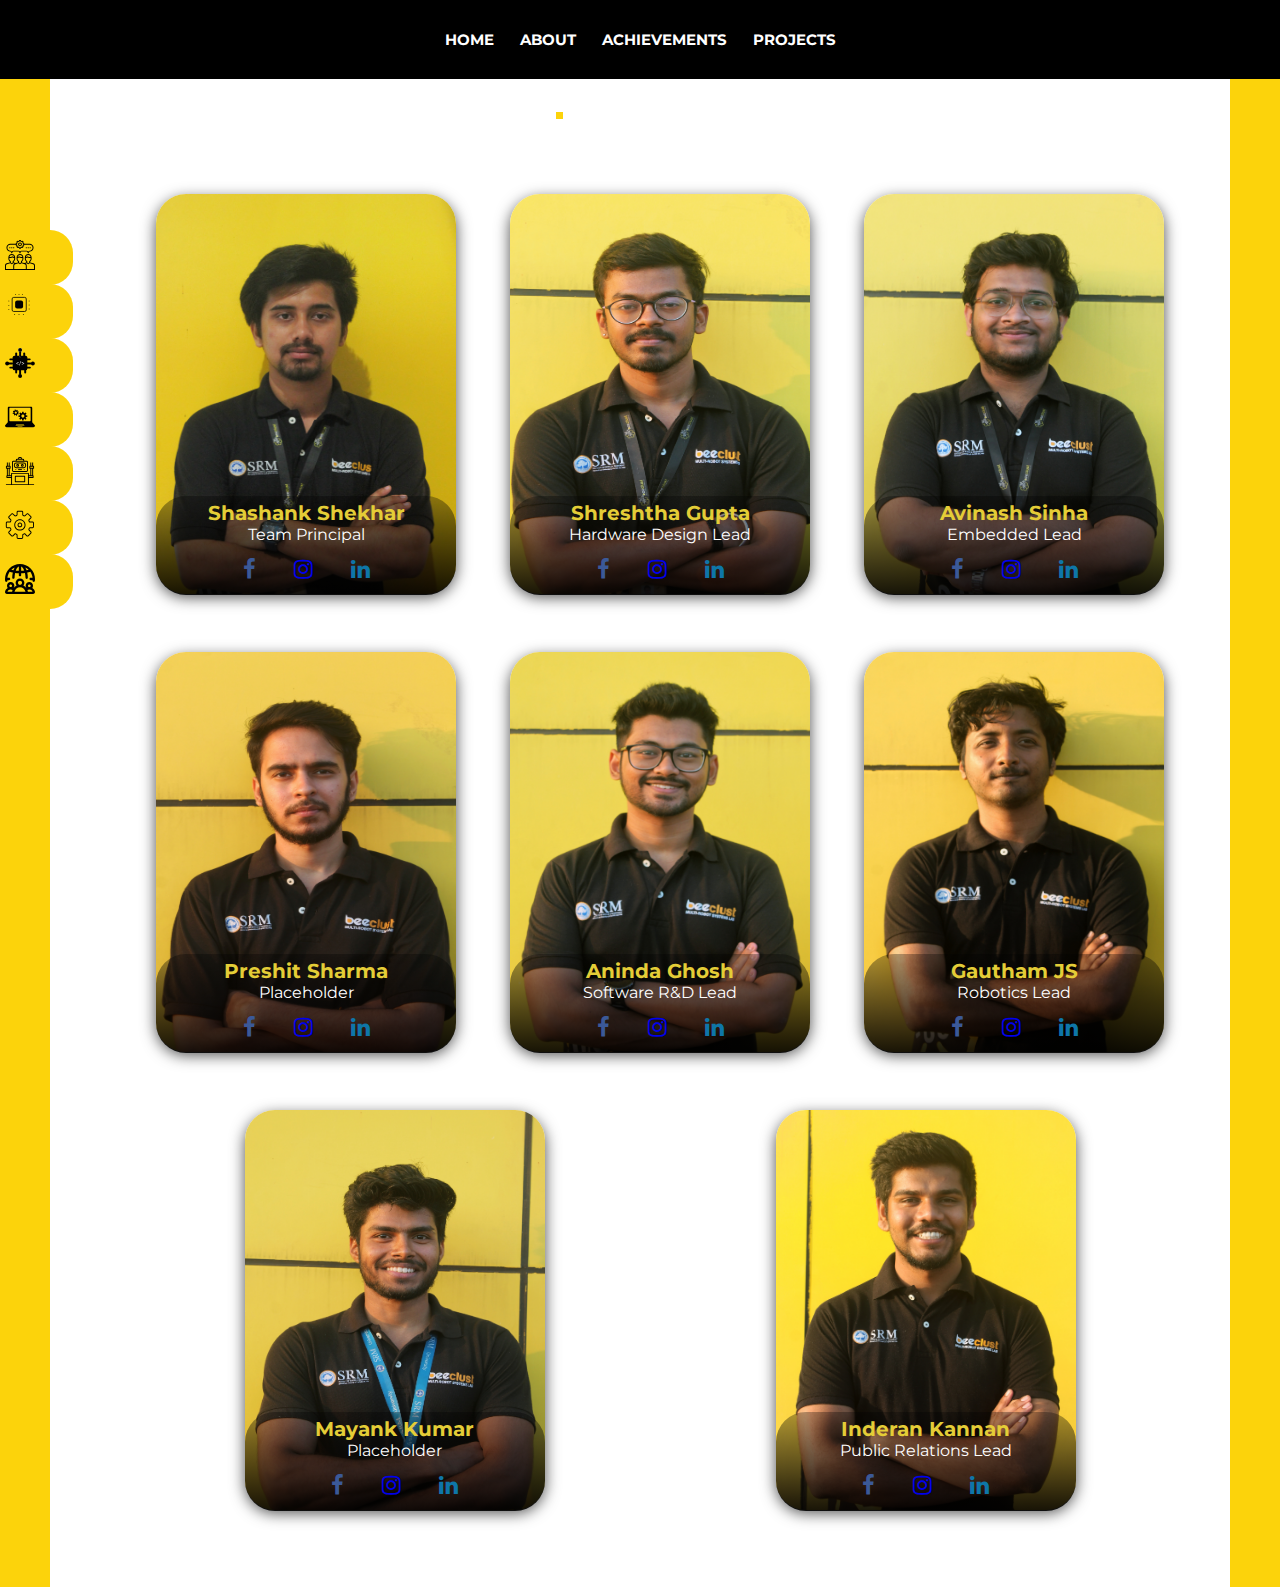
<file: index.html>
<!DOCTYPE html>
<html>
    <head>
        <meta charset="utf-8">
        <meta name="viewport" content="width=device-width,initial-scale=1.0">
        <meta http-equiv="X-UA-Compatible" content="ie-edge">
        <title>Team - Beeclust MRSL</title>
        <link rel="icon" type="image/png" href="include/logo.png">
        <link rel="stylesheet" type="text/css" href="include/team.css">
        <link href="https://fonts.googleapis.com/css?family=Montserrat&display=swap" rel="stylesheet">
        <link rel="stylesheet" href="https://cdnjs.cloudflare.com/ajax/libs/font-awesome/4.7.0/css/font-awesome.min.css">
        <link href="https://fonts.googleapis.com/css?family=Maven+Pro:900&display=swap" rel="stylesheet">
    </head>
    <body>
       <div class="header">
           <div class="links">
               <a href="https://beeclust-mrslab.github.io/beeclust/">Home</a>
               <a href="https://beeclust-mrslab.github.io/beeclust/index.html#about">About</a>
               <a href="https://beeclust-mrslab.github.io/beeclust/index.html#achievements">Achievements</a>
               <a href="https://beeclust-mrslab.github.io/beeclust/index.html#project">Projects</a>
           </div>
           <div class="hamburger_con">
                <svg class="burger-class" width="30" height="25" viewBox="0 0 30 25" fill="none" xmlns="http://www.w3.org/2000/svg">
                    <rect class="burger1" y="10" width="30" height="5" fill="white"/>
                    <rect class="burger2" width="30" height="5" fill="white"/>
                    <rect class="burger3" y="20" width="30" height="5" fill="white"/>
                </svg>        
            </div>
       </div>

       <div class="nav_links_con_reponsive">
            <a href="https://beeclust-mrslab.github.io/beeclust/">HOME</a>
            <a href="https://beeclust-mrslab.github.io/beeclust/index.html#about">ABOUT</a>
            <a href="https://beeclust-mrslab.github.io/beeclust/index.html#achievements">ACHIEVEMENTS</a>
            <a href="https://beeclust-mrslab.github.io/beeclust/index.html#project">PROJECTS</a>
        </div>

       <div class="team_con">
            <div class="side">
                <div class="icons_con">

                    <!--Core Team-->
                    <div class="icon core">
                        <svg height="40" viewBox="0 0 496 496" width="40" xmlns="http://www.w3.org/2000/svg">
                            <path d="m248 104c17.648438 0 32-14.351562 32-32s-14.351562-32-32-32-32 14.351562-32 32 14.351562 32 32 32zm0-48c8.824219 0 16 7.175781 16 16s-7.175781 16-16 16-16-7.175781-16-16 7.175781-16 16-16zm0 0"/>
                            <path d="m467.496094 385.496094-51.496094-15.449219v-12.144531c14.910156-10.414063 24-27.605469 24-45.902344v-24c0-30.878906-25.121094-56-56-56s-56 25.121094-56 56v24c0 18.304688 9.089844 35.488281 24 45.902344v12.144531l-36 10.800781-36-10.800781v-12.144531c14.910156-10.414063 24-27.605469 24-45.902344v-24c0-30.878906-25.121094-56-56-56s-56 25.121094-56 56v24c0 18.304688 9.089844 35.488281 24 45.902344v12.144531l-36 10.800781-36-10.800781v-12.144531c14.910156-10.414063 24-27.605469 24-45.902344v-24c0-30.878906-25.121094-56-56-56s-56 25.121094-56 56v24c0 18.304688 9.089844 35.488281 24 45.902344v12.144531l-51.496094 15.449219c-17.046875 5.113281-28.503906 20.511718-28.503906 38.3125v72.191406h496v-72.191406c0-17.800782-11.457031-33.199219-28.503906-38.3125zm-83.496094-137.496094c19.3125 0 35.472656 13.769531 39.191406 32h-21.304687c-10.460938 0-20.941407-2.472656-30.3125-7.160156l-5.160157-2.574219-4.078124 4.078125c-3.582032 3.59375-8.566407 5.65625-13.648438 5.65625h-3.878906c3.71875-18.230469 19.878906-32 39.191406-32zm-40 64v-16h4.6875c7.496094 0 14.625-2.320312 20.585938-6.617188 10.285156 4.34375 21.453124 6.617188 32.613281 6.617188h22.113281v16c0 14.191406-7.664062 27.457031-20.007812 34.609375l-3.992188 2.3125v22.796875l-16 10.664062-16-10.664062v-22.796875l-3.992188-2.3125c-12.34375-7.152344-20.007812-20.417969-20.007812-34.609375zm-96-64c19.3125 0 35.472656 13.769531 39.191406 32h-21.304687c-10.460938 0-20.941407-2.472656-30.3125-7.160156l-5.160157-2.574219-4.078124 4.078125c-3.582032 3.59375-8.566407 5.65625-13.648438 5.65625h-3.878906c3.71875-18.230469 19.878906-32 39.191406-32zm-40 64v-16h4.6875c7.496094 0 14.625-2.320312 20.585938-6.617188 10.285156 4.34375 21.453124 6.617188 32.613281 6.617188h22.113281v16c0 14.191406-7.664062 27.457031-20.007812 34.609375l-3.992188 2.3125v22.796875l-16 10.664062-16-10.664062v-22.796875l-3.992188-2.3125c-12.34375-7.152344-20.007812-20.417969-20.007812-34.609375zm14.695312 72.742188 25.304688 16.875 25.304688-16.875 53.589843 16.074218c10.234375 3.070313 17.105469 12.3125 17.105469 22.992188v56.191406h-192v-56.191406c0-10.679688 6.871094-19.921875 17.105469-22.992188zm-110.695312-136.742188c19.3125 0 35.472656 13.769531 39.191406 32h-3.878906c-5.082031 0-10.066406-2.0625-13.65625-5.65625l-4.082031-4.078125-5.160157 2.574219c-9.359374 4.6875-19.839843 7.160156-30.300781 7.160156h-21.304687c3.71875-18.230469 19.878906-32 39.191406-32zm-40 64v-16h22.113281c11.160157 0 22.328125-2.273438 32.613281-6.617188 5.960938 4.296876 13.097657 6.617188 20.585938 6.617188h4.6875v16c0 14.191406-7.664062 27.457031-20.007812 34.609375l-3.992188 2.3125v22.796875l-16 10.664062-16-10.664062v-22.796875l-3.992188-2.3125c-12.34375-7.152344-20.007812-20.417969-20.007812-34.609375zm-56 111.808594c0-10.679688 6.871094-19.921875 17.105469-22.992188l53.589843-16.082031 25.304688 16.882813 25.304688-16.875 17.496093 5.25c-11.511719 7.160156-18.800781 19.6875-18.800781 33.816406v56.191406h-120zm464 56.191406h-120v-56.191406c0-14.128906-7.289062-26.65625-18.800781-33.816406l17.496093-5.25 25.304688 16.875 25.304688-16.875 53.589843 16.074218c10.234375 3.070313 17.105469 12.3125 17.105469 22.992188zm0 0"/>
                            <path d="m88 192c2.328125 0 4.488281 1.160156 5.785156 3.097656l18.214844 27.328125 18.214844-27.328125c1.296875-1.9375 3.457031-3.097656 5.785156-3.097656h88c2.328125 0 4.488281 1.160156 5.785156 3.097656l18.214844 27.328125 18.214844-27.328125c1.296875-1.9375 3.457031-3.097656 5.785156-3.097656h88c2.328125 0 4.488281 1.160156 5.785156 3.097656l18.214844 27.328125 18.214844-27.328125c1.296875-1.9375 3.457031-3.097656 5.785156-3.097656 35.289062 0 64-28.710938 64-64s-28.710938-64-64-64h-88v-5.769531l-10.351562-3.453125c-1.375-4.953125-3.34375-9.707032-5.886719-14.183594l4.886719-9.769531-19.472657-19.472657-9.769531 4.886719c-4.484375-2.535156-9.230469-4.503906-14.183594-5.886719l-3.453125-10.351562h-27.53125l-3.453125 10.351562c-4.953125 1.375-9.695312 3.34375-14.183594 5.886719l-9.769531-4.886719-19.472656 19.472657 4.886719 9.769531c-2.535156 4.484375-4.503906 9.230469-5.886719 14.183594l-10.359375 3.453125v5.769531h-88c-35.289062 0-64 28.710938-64 64s28.710938 64 64 64zm104-122.230469 8.03125-2.671875.914062-4.554687c1.222657-6.128907 3.613282-11.886719 7.09375-17.109375l2.578126-3.867188-3.792969-7.582031 3.160156-3.160156 7.582031 3.792969 3.867188-2.578126c5.230468-3.488281 10.992187-5.871093 17.109375-7.09375l4.554687-.914062 2.671875-8.03125h4.46875l2.671875 8.03125 4.554688.914062c6.121094 1.222657 11.878906 3.613282 17.109375 7.09375l3.867187 2.578126 7.582032-3.792969 3.160156 3.160156-3.792969 7.582031 2.578125 3.867188c3.488281 5.222656 5.871094 10.980468 7.09375 17.109375l.914062 4.554687 8.023438 2.671875v4.46875l-8.03125 2.671875-.914062 4.554688c-1.222657 6.121094-3.613282 11.878906-7.09375 17.109375l-2.578126 3.867187 3.792969 7.582032-3.160156 3.160156-7.582031-3.792969-3.867188 2.578125c-5.230468 3.488281-10.992187 5.871094-17.109375 7.09375l-4.554687.914062-2.671875 8.023438h-4.46875l-2.671875-8.03125-4.554688-.914062c-6.121094-1.222657-11.878906-3.613282-17.109375-7.09375l-3.867187-2.578126-7.582032 3.792969-3.160156-3.160156 3.792969-7.582031-2.578125-3.867188c-3.488281-5.230468-5.871094-10.992187-7.09375-17.109375l-.914062-4.554687-8.023438-2.671875zm-104 10.230469h88v5.769531l10.351562 3.453125c1.375 4.953125 3.34375 9.699219 5.886719 14.183594l-4.886719 9.769531 19.472657 19.472657 9.769531-4.886719c4.484375 2.535156 9.230469 4.503906 14.183594 5.886719l3.453125 10.351562h27.53125l3.453125-10.351562c4.953125-1.375 9.695312-3.34375 14.183594-5.886719l9.769531 4.886719 19.472656-19.472657-4.886719-9.769531c2.535156-4.484375 4.503906-9.230469 5.886719-14.183594l10.359375-3.453125v-5.769531h88c26.472656 0 48 21.527344 48 48s-21.527344 48-48 48c-7.6875 0-14.832031 3.824219-19.097656 10.214844l-4.902344 7.359375-4.902344-7.359375c-4.265625-6.390625-11.410156-10.214844-19.097656-10.214844h-88c-7.6875 0-14.832031 3.824219-19.097656 10.214844l-4.902344 7.359375-4.902344-7.359375c-4.265625-6.390625-11.410156-10.214844-19.097656-10.214844h-88c-7.6875 0-14.832031 3.824219-19.097656 10.214844l-4.902344 7.359375-4.902344-7.359375c-4.265625-6.390625-11.410156-10.214844-19.097656-10.214844-26.472656 0-48-21.527344-48-48s21.527344-48 48-48zm0 0"/>
                            <path d="m72 120h16v16h-16zm0 0"/><path d="m104 120h16v16h-16zm0 0"/><path d="m136 120h16v16h-16zm0 0"/><path d="m344 120h16v16h-16zm0 0"/><path d="m376 120h16v16h-16zm0 0"/><path d="m408 120h16v16h-16zm0 0"/>
                        </svg>
                    </div>

                    <!--Hardware Icon-->
                    <div class="icon hardware">
                        <svg width="40" height="40" viewBox="0 0 117 151" fill="none" xmlns="http://www.w3.org/2000/svg">
                            <rect x="34" y="33" width="40" height="40" rx="10" fill="black"/><rect x="19" y="17" width="71" height="71" rx="8" stroke="black" stroke-width="4"/>
                            <rect x="34" width="5" height="5" rx="2.5" fill="black"/><rect x="51" width="5" height="5" rx="2.5" fill="black"/><rect x="68" width="5" height="5" rx="2.5" fill="black"/>
                            <rect x="102" y="33" width="5" height="5" rx="2.5" fill="black"/><rect x="102" y="53" width="5" height="5" rx="2.5" fill="black"/><rect x="102" y="73" width="5" height="5" rx="2.5" fill="black"/>
                            <rect x="73" y="101" width="5" height="5" rx="2.5" fill="black"/><rect x="51" y="101" width="5" height="5" rx="2.5" fill="black"/><rect x="29" y="101" width="5" height="5" rx="2.5" fill="black"/>
                            <rect y="75" width="5" height="5" rx="2.5" fill="black"/><rect y="55" width="5" height="5" rx="2.5" fill="black"/><rect y="33" width="5" height="5" rx="2.5" fill="black"/>
                            </svg>
                    </div>

                    <!--Embedded Icon-->
                    <div class="icon embed">
                        <svg width="40" height="40" viewBox="0 0 151 153" fill="none" xmlns="http://www.w3.org/2000/svg">
                            <rect x="38" y="39" width="75" height="75" rx="10" fill="black"/>
                            <rect x="51" y="23" width="10" height="30" rx="5" fill="black"/>
                            <rect x="51" y="100" width="10" height="30" rx="5" fill="black"/>
                            <rect x="97" y="100" width="10" height="30" rx="5" fill="black"/>
                            <rect x="92" y="23" width="10" height="30" rx="5" fill="black"/>
                            <rect x="100" y="63" width="10" height="30" rx="5" transform="rotate(-90 100 63)" fill="black"/>
                            <rect x="51" y="53" width="10" height="30" rx="5" transform="rotate(90 51 53)" fill="black"/>
                            <rect x="101" y="105" width="10" height="30" rx="5" transform="rotate(-90 101 105)" fill="black"/>
                            <rect x="51" y="95" width="10" height="30" rx="5" transform="rotate(90 51 95)" fill="black"/>
                            <rect x="71" y="17" width="10" height="30" rx="5" fill="white"/>
                            <rect x="71" y="17" width="10" height="30" rx="5" fill="black"/>
                            <rect x="105" y="84" width="10" height="30" rx="5" transform="rotate(-90 105 84)" fill="black"/>
                            <rect x="40" y="74" width="10" height="30" rx="5" transform="rotate(90 40 74)" fill="black"/>
                            <rect x="81" y="137" width="10" height="30" rx="5" transform="rotate(-180 81 137)" fill="black"/>
                            <rect x="66" width="20" height="20" rx="10" fill="white"/>
                            <rect x="66" width="20" height="20" rx="10" fill="black"/>
                            <rect x="131" y="89" width="20" height="20" rx="10" transform="rotate(-90 131 89)" fill="black"/>
                            <rect x="20" y="69" width="20" height="20" rx="10" transform="rotate(90 20 69)" fill="black"/>
                            <rect x="86" y="153" width="20" height="20" rx="10" transform="rotate(-180 86 153)" fill="black"/>
                            <path d="M58.8672 78.5664L68.0371 82.2725V85.1436L56.0547 79.5918V77.4531L68.0371 71.916V74.7871L58.8672 78.5664ZM72.8564 89.8311H70.5273L79.4336 66.6719H81.748L72.8564 89.8311ZM94.2725 78.4785L84.5898 74.6846V71.9014L97.0996 77.4385V79.5771L84.5898 85.1289V82.3164L94.2725 78.4785Z" fill="white"/>
                            </svg>
                                                      
                    </div>

                    <!--Software Icon-->
                    <div class="icon software">
                        <svg version="1.1" id="Capa_1" xmlns="http://www.w3.org/2000/svg" xmlns:xlink="http://www.w3.org/1999/xlink" x="0px" y="0px" viewBox="0 0 378.308 378.308" style="enable-background:new 0 0 378.308 378.308;" xml:space="preserve">
                            <g><g><g>
                                <path style="fill:black;" d="M343.296,255.716V241.71v-84.076V73.557c0-7.693-6.297-14.006-14.023-14.006H49.048c-7.709,0-14.039,6.281-14.039,14.006v84.076v84.076v14.006L0,297.754c0,11.58,9.407,21.003,21.003,21.003h336.302c11.596,0,21.003-9.423,21.003-21.003L343.296,255.716z M217.184,311.777h-56.028c-1.934,0-3.521-1.555-3.521-3.505c0-1.95,1.587-3.505,3.521-3.505h56.028c1.934,0,3.521,1.555,3.521,3.505C220.673,310.222,219.118,311.777,217.184,311.777zM131.395,297.77l10.692-12.834h94.134l10.692,12.834H131.395z M323.563,230.937c0,6.757-5.504,12.231-12.215,12.231H66.958c-6.711,0-12.215-5.52-12.215-12.231V84.36c0-6.757,5.504-12.231,12.215-12.231h244.39c6.711,0,12.215,5.504,12.215,12.231C323.563,84.36,323.563,230.937,323.563,230.937z"/>
                                <path style="fill:black;" d="M260.444,160.108l10.692-16.053l-11.865-11.898l-16.07,10.692c-1.713-0.872-3.602-1.412-5.409-2.047l-3.825-19.115h-16.831l-3.822,19.115c-1.824,0.651-3.68,1.173-5.409,2.047l-16.07-10.692l-11.881,11.865l10.692,16.086c-0.888,1.73-1.619,3.57-2.238,5.442l-18.924,3.79v16.831l18.94,3.777c0.619,1.888,1.348,3.68,2.238,5.458l-10.709,16.037l11.898,11.898l16.07-10.725c1.697,0.904,3.586,1.428,5.409,2.047l3.822,19.147h16.831l3.822-19.147c1.808-0.619,3.664-1.143,5.409-2.047l16.053,10.725l11.898-11.898l-10.709-16.037c0.904-1.746,1.619-3.57,2.238-5.458l18.924-3.777l0.032-16.831l-18.956-3.79C262.06,163.678,261.348,161.854,260.444,160.108zM225.561,197.388c-10.851,0-19.607-8.788-19.607-19.639c0-10.819,8.788-19.591,19.607-19.591c10.819,0,19.639,8.788,19.639,19.591C245.197,188.584,236.409,197.388,225.561,197.388z"/>
                                <path style="fill:black;" d="M163.184,139.85c0.285-1.332,0.412-2.698,0.492-4.124l12.183-6.012l-3.029-11.405l-13.546,0.888c-0.761-1.189-1.619-2.316-2.507-3.33l4.331-12.834l-10.249-5.918l-8.931,10.2c-1.315-0.269-2.698-0.317-4.062-0.395l-6.093-12.28l-11.421,3.045l0.888,13.689c-1.095,0.777-2.3,1.49-3.301,2.348l-12.866-4.331l-5.902,10.249l10.184,8.947c-0.285,1.332-0.412,2.698-0.476,4.091l-12.215,6.012l3.045,11.454l13.546-0.888c0.761,1.173,1.603,2.284,2.491,3.284l-4.315,12.866l10.249,5.902l8.931-10.184c1.302,0.269,2.711,0.301,4.062,0.366l6.093,12.293l11.405-3.029l-0.872-13.689c1.079-0.777,2.268-1.474,3.301-2.348l12.85,4.298l5.918-10.232L163.184,139.85z M139.865,147.544c-7.376,1.966-14.91-2.394-16.879-9.756c-1.966-7.36,2.381-14.91,9.74-16.895c7.376-1.95,14.91,2.41,16.895,9.756C151.591,137.994,147.211,145.561,139.865,147.544z"/>
                            </g></g></g>
                        </svg>
                    </div>

                    <!--Robot Icon-->
                    <div class="icon robot">
                        <svg viewBox="0 0 64 64" xmlns="http://www.w3.org/2000/svg">
                            <g id="Robot"><path d="m18 34h28a3 3 0 0 0 3-3v-18a3 3 0 0 0 -3-3h-5v-1a3 3 0 0 0 -3-3h-2v-1a3 3 0 0 0 -3-3h-2a3 3 0 0 0 -3 3v1h-2a3 3 0 0 0 -3 3v1h-5a3 3 0 0 0 -3 3v18a3 3 0 0 0 3 3zm12-29a1 1 0 0 1 1-1h2a1 1 0 0 1 1 1v1h-4zm-5 4a1 1 0 0 1 1-1h12a1 1 0 0 1 1 1v1h-14zm-8 4a1 1 0 0 1 1-1h28a1 1 0 0 1 1 1v18a1 1 0 0 1 -1 1h-28a1 1 0 0 1 -1-1z"/>
                                <path d="m24 26h16a5.006 5.006 0 0 0 5-5v-2a5.006 5.006 0 0 0 -5-5h-16a5.006 5.006 0 0 0 -5 5v2a5.006 5.006 0 0 0 5 5zm-3-7a3 3 0 0 1 3-3h16a3 3 0 0 1 3 3v2a3 3 0 0 1 -3 3h-16a3 3 0 0 1 -3-3z"/>
                                <path d="m27 23a3 3 0 1 0 -3-3 3 3 0 0 0 3 3zm0-4a1 1 0 1 1 -1 1 1 1 0 0 1 1-1z"/><path d="m37 23a3 3 0 1 0 -3-3 3 3 0 0 0 3 3zm0-4a1 1 0 1 1 -1 1 1 1 0 0 1 1-1z"/>
                                <path d="m28 28h8v2h-8z"/><path d="m22 28h2v2h-2z"/><path d="m40 28h2v2h-2z"/>
                                <path d="m61 27a1 1 0 0 0 1-1v-4a1 1 0 0 0 -1-1h-1v-7h-2v7h-2v-7h-2v7h-1a1 1 0 0 0 -1 1v4a1 1 0 0 0 1 1h1v14h-3v-4a1 1 0 0 0 -1-1h-36a1 1 0 0 0 -1 1v4h-3v-14h1a1 1 0 0 0 1-1v-4a1 1 0 0 0 -1-1h-1v-7h-2v7h-2v-7h-2v7h-1a1 1 0 0 0 -1 1v4a1 1 0 0 0 1 1h1v14a1 1 0 0 0 -1 1v4a1 1 0 0 0 1 1h9v13h-11v2h60v-2h-11v-13h9a1 1 0 0 0 1-1v-4a1 1 0 0 0 -1-1v-14zm-7-4h6v2h-6zm-50 0h6v2h-6zm2 4h2v14h-2zm-1 18v-2h8v2zm44 15h-34v-22h34zm10-15h-8v-2h8zm-1-4h-2v-14h2z"/>
                                <path d="m42 42h-20a1 1 0 0 0 -1 1v12a1 1 0 0 0 1 1h20a1 1 0 0 0 1-1v-12a1 1 0 0 0 -1-1zm-1 12h-18v-10h18z"/>
                            </g>
                        </svg>
                    </div>

                    <!--Mechanical Icon-->
                    <div class="icon mech">
                        <svg viewBox="-24 -24 799.99998 799.99998" xmlns="http://www.w3.org/2000/svg">
                            <path d="m710.832031 285.832031h-65.253906c-5.117187.050781-9.734375-3.097656-11.554687-7.882812-2.628907-7.277344-5.617188-14.550781-8.863282-21.613281-2.089844-4.675782-1.054687-10.160157 2.597656-13.753907l46.113282-46.085937c14.644531-14.640625 14.644531-38.378906 0-53.027344l-70.726563-70.664062c-14.839843-14.160157-38.183593-14.160157-53.023437 0l-46.097656 46.089843c-3.570313 3.648438-9.03125 4.691407-13.691407 2.628907-7-3.238282-14.273437-6.25-21.597656-8.878907-4.796875-1.816406-7.949219-6.429687-7.902344-11.558593v-65.253907c0-20.707031-16.789062-37.5-37.5-37.5h-100c-20.707031 0-37.5 16.792969-37.5 37.5v65.253907c.050781 5.117187-3.097656 9.738281-7.882812 11.558593-7.339844 2.652344-14.617188 5.640625-21.613281 8.878907-4.664063 2.0625-10.121094 1.019531-13.691407-2.628907l-46.089843-46.074219c-14.832032-14.175781-38.191407-14.175781-53.03125 0l-70.726563 70.71875c-14.644531 14.636719-14.644531 38.378907 0 53.015626l46.097656 46.074218c3.648438 3.601563 4.683594 9.078125 2.601563 13.757813-3.25 7.058593-6.25 14.335937-8.859375 21.59375-1.832031 4.777343-6.441407 7.90625-11.550781 7.851562h-65.253907c-20.707031 0-37.5 16.792969-37.5 37.5v100c0 20.710938 16.792969 37.5 37.5 37.5h65.253907c5.117187-.046875 9.738281 3.101563 11.558593 7.886719 2.628907 7.277344 5.617188 14.550781 8.863281 21.613281 2.078126 4.679688 1.042969 10.15625-2.597656 13.753907l-46.113281 46.035156c-14.644531 14.644531-14.644531 38.378906 0 53.023437l70.707031 70.714844c14.84375 14.160156 38.1875 14.160156 53.027344 0l46.097656-46.085937c3.574219-3.640626 9.023438-4.683594 13.691406-2.628907 6.925782 3.214844 14.199219 6.25 21.601563 8.878907 4.796875 1.808593 7.960937 6.429687 7.910156 11.554687v65.253906c0 20.710938 16.792969 37.5 37.5 37.5h100c20.710938 0 37.5-16.789062 37.5-37.5v-65.253906c-.046875-5.125 3.105469-9.738281 7.902344-11.554687 7.402344-2.675782 14.675781-5.664063 21.597656-8.878907 4.660157-2.058593 10.121094-1.019531 13.691407 2.628907l46.085937 46.074218c14.835937 14.171875 38.195313 14.171875 53.035156 0l70.726563-70.730468c14.644531-14.640626 14.644531-38.378907 0-53.019532l-46.097656-46.074218c-3.660157-3.589844-4.6875-9.078126-2.605469-13.75 3.253906-7.066407 6.25-14.34375 8.863281-21.601563 1.839844-4.765625 6.441406-7.890625 11.546875-7.839844h65.253906c20.710938 0 37.5-16.789062 37.5-37.5v-100c0-20.707031-16.789062-37.5-37.5-37.5zm12.5 137.5c0 6.90625-5.59375 12.5-12.5 12.5h-65.253906c-15.613281 0-29.589844 9.726563-34.992187 24.390625-2.398438 6.613282-5.117188 13.21875-8.078126 19.648438-6.414062 14.175781-3.367187 30.839844 7.636719 41.839844l46.089844 46.074218c2.347656 2.34375 3.667969 5.523438 3.667969 8.84375 0 3.316406-1.320313 6.496094-3.667969 8.84375l-70.714844 70.699219c-4.941406 4.734375-12.734375 4.734375-17.675781 0l-46.097656-46.074219c-10.984375-11.03125-27.664063-14.078125-41.839844-7.636718-6.25 2.910156-12.910156 5.617187-19.648438 8.058593-14.6875 5.402344-24.449218 19.410157-24.425781 35.058594v65.253906c0 6.90625-5.59375 12.5-12.5 12.5h-100c-6.902343 0-12.5-5.59375-12.5-12.5v-65.253906c.007813-15.613281-9.71875-29.578125-24.375-34.992187-6.730469-2.507813-13.347656-5.152344-19.648437-8.0625-4.804688-2.21875-10.03125-3.359376-15.324219-3.355469-9.941406.003906-19.484375 3.957031-26.515625 10.988281l-46.113281 46.085938c-4.9375 4.726562-12.71875 4.726562-17.660157 0l-70.699218-70.769532c-2.347656-2.347656-3.667969-5.527344-3.667969-8.84375 0-3.320312 1.320313-6.5 3.667969-8.84375l46.089844-46.074218c11.011718-11 14.046874-27.664063 7.636718-41.839844-2.964844-6.429688-5.679687-13.035156-8.078125-19.664063-5.417969-14.667969-19.421875-24.398437-35.058593-24.375h-65.253907c-6.902343 0-12.5-5.59375-12.5-12.5v-100c0-6.902343 5.597657-12.5 12.5-12.5h65.253907c15.644531.03125 29.644531-9.710937 35.058593-24.386719 2.398438-6.613281 5.113281-13.21875 8.078125-19.648437 6.410156-14.175781 3.375-30.839844-7.636718-41.84375l-46.089844-46.074219c-2.347656-2.34375-3.667969-5.519531-3.667969-8.839844 0-3.316406 1.320313-6.496093 3.667969-8.84375l70.707031-70.699218c4.953125-4.722656 12.734375-4.722656 17.675781 0l46.105469 46.074218c10.976563 11.035157 27.664063 14.085938 41.835937 7.636719 6.363282-2.925781 12.976563-5.648437 19.648438-8.0625 14.671875-5.429687 24.394531-19.421875 24.363281-35.058593v-65.253907c0-6.902343 5.597657-12.5 12.5-12.5h100c6.90625 0 12.5 5.597657 12.5 12.5v65.253907c-.027343 15.644531 9.714844 29.644531 24.390625 35.058593 6.660156 2.414063 13.277344 5.136719 19.632813 8.0625 14.175781 6.429688 30.855469 3.390625 41.84375-7.636719l46.113281-46.089843c4.933594-4.714844 12.71875-4.714844 17.660156 0l70.699219 70.699219c2.347656 2.34375 3.664063 5.53125 3.664063 8.84375 0 3.320312-1.316407 6.503906-3.664063 8.847656l-46.089844 46.082031c-11.011719 11.003906-14.046875 27.667969-7.636719 41.84375 2.964844 6.429687 5.679688 13.035156 8.074219 19.660156 5.421875 14.667969 19.425781 24.402344 35.058594 24.375h65.253906c6.90625 0 12.5 5.597657 12.5 12.5zm0 0"/>
                            <path d="m373.332031 223.332031c-82.839843 0-150 67.160157-150 150 0 82.84375 67.160157 150 150 150 82.84375 0 150-67.15625 150-150-.089843-82.804687-67.191406-149.90625-150-150zm0 275c-69.035156 0-125-55.960937-125-125 0-69.035156 55.964844-125 125-125 69.039063 0 125 55.964844 125 125-.070312 69.003907-55.996093 124.929688-125 125zm0 0"/>
                            <path d="m373.332031 310.832031c-34.515625 0-62.5 27.984375-62.5 62.5 0 34.519531 27.984375 62.5 62.5 62.5 34.519531 0 62.5-27.980469 62.5-62.5-.042969-34.5-27.996093-62.453125-62.5-62.5zm0 100c-20.707031 0-37.5-16.789062-37.5-37.5 0-20.707031 16.792969-37.5 37.5-37.5 20.710938 0 37.5 16.792969 37.5 37.5 0 20.710938-16.789062 37.5-37.5 37.5zm0 0"/>
                        </svg>
                    </div>

                    <!--Public Relations Icon-->
                    <div class="icon pr">
                        <svg viewBox="0 0 512.00099 512" xmlns="http://www.w3.org/2000/svg">
                            <path d="m21.753906 305.089844c.8125 0 1.636719-.050782 2.464844-.152344 10.964844-1.347656 18.757812-11.328125 17.410156-22.289062-.269531-2.207032-.507812-4.421876-.710937-6.648438h28.085937c11.042969 0 20-8.953125 20-20s-8.957031-20-20-20h-28.066406c3.566406-38.691406 17.375-74.460938 38.691406-104.554688 16.0625 5.628907 34.109375 10.417969 53.597656 14.277344-5.847656 26.804688-9.296874 56.136719-10.058593 86.78125-.273438 11.042969 8.453125 20.214844 19.496093 20.488282.171876.003906.339844.007812.507813.007812 10.8125 0 19.714844-8.628906 19.984375-19.503906.730469-29.449219 4.113281-56.964844 9.632812-81.484375 20.238282 2.503906 41.464844 4.101562 63.210938 4.707031v33.28125c0 11.046875 8.953125 20 20 20s20-8.953125 20-20v-33.28125c22.019531-.617188 43.539062-2.25 64.039062-4.816406 5.761719 25.148437 9.136719 53.101562 9.824219 82.5625.253907 10.886718 9.15625 19.535156 19.988281 19.535156.15625 0 .316407-.003906.472657-.007812 11.042969-.257813 19.785156-9.417969 19.527343-20.460938-.722656-31.0625-4.253906-60.808594-10.289062-87.988281 19.195312-3.824219 36.976562-8.554688 52.804688-14.105469 21.320312 30.097656 35.125 65.867188 38.695312 104.5625h-33.066406c-11.042969 0-20 8.953125-20 20 0 11.042969 8.957031 20 20 20h33.085937c-.203125 2.222656-.441406 4.441406-.710937 6.648438-1.347656 10.960937 6.445312 20.941406 17.410156 22.289062.828125.101562 1.648438.152344 2.464844.152344 9.957031 0 18.578125-7.429688 19.824218-17.5625 1.277344-10.390625 1.925782-20.996094 1.925782-31.53125 0-68.378906-26.628906-132.664063-74.980469-181.015625-48.351563-48.351563-112.636719-74.980469-181.015625-74.980469s-132.667969 26.628906-181.019531 74.980469c-48.351563 48.351562-74.97656275 112.636719-74.97656275 181.015625 0 10.535156.64453175 21.140625 1.92187475 31.53125 1.25 10.136718 9.871094 17.5625 19.828125 17.5625zm86.464844-206.464844c16.847656-15.828125 36.222656-28.984375 57.449219-38.800781-2.144531 3.515625-4.230469 7.164062-6.242188 10.96875-5.816406 11.023437-10.996093 23.203125-15.496093 36.3125-12.65625-2.417969-24.617188-5.253907-35.710938-8.480469zm76.027344 14.503906c12.945312-34.4375 30.976562-58.921875 51.753906-68.566406v72.144531c-17.789062-.519531-35.136719-1.730469-51.753906-3.578125zm91.753906 3.574219v-72.117187c20.0625 9.355468 34.285156 30.992187 41.867188 45.246093 3.816406 7.171875 7.316406 14.941407 10.496093 23.222657-16.8125 1.890624-34.378906 3.121093-52.363281 3.648437zm77.179688-45.660156c-2.019532-3.796875-4.117188-7.4375-6.273438-10.949219 21 9.78125 40.175781 22.839844 56.863281 38.519531-10.90625 3.171875-22.652343 5.964844-35.074219 8.359375-4.515624-12.949218-9.699218-24.996094-15.515624-35.929687zm112.691406 337.054687c7.617187-10.414062 12.125-23.238281 12.125-37.097656 0-34.738281-28.261719-63-62.996094-63-34.738281 0-63 28.261719-63 63 0 13.824219 4.488281 26.617188 12.070312 37.019531-.316406.1875-.636718.363281-.953124.558594-6.136719-7.925781-13.160157-15.203125-20.964844-21.640625-8.75-7.214844-18.339844-13.253906-28.5-18.03125 10.824218-13 17.347656-29.707031 17.347656-47.90625 0-41.355469-33.644531-75-75-75s-75 33.644531-75 75c0 18.199219 6.523438 34.90625 17.347656 47.90625-10.160156 4.777344-19.75 10.8125-28.5 18.03125-7.808594 6.441406-14.828125 13.71875-20.972656 21.648438-.3125-.195313-.628906-.378907-.945312-.566407 7.582031-10.402343 12.070312-23.195312 12.070312-37.023437 0-34.738282-28.261719-63-62.996094-63-34.738281 0-63 28.261718-63 63 0 13.863281 4.507813 26.6875 12.125 37.101562-22.746094 13.742188-39.746094 36.523438-45.421875 63.851563-2.050781 9.871093.417969 20.007812 6.769531 27.816406 6.324219 7.769531 15.695313 12.230469 25.714844 12.230469h127.625c.132813 0 .265625-.019532.398438-.023438.242187.003906.484375.023438.726562.023438h187.488282c.375 0 .75-.023438 1.128906-.035156.210937.007812.414062.035156.628906.035156h127.625c10.015625 0 19.390625-4.460938 25.710938-12.230469 6.355468-7.808594 8.820312-17.945313 6.773437-27.816406-5.679687-27.328125-22.679687-50.109375-45.425781-63.851563zm-50.871094-60.097656c12.679688 0 23 10.316406 23 23 0 12.679688-10.320312 22.996094-23 22.996094-12.683594 0-23-10.316406-23-22.996094 0-12.683594 10.316406-23 23-23zm-194-27c0-19.300781 15.703125-35 35-35 19.300781 0 35 15.699219 35 35 0 19.296875-15.699219 35-35 35-19.296875 0-35-15.703125-35-35zm35 74.996094c44.925781 0 84.191406 31.867187 93.550781 75.832031-.058593.070313-.128906.132813-.191406.167969h-186.945313c9.292969-44.054688 48.601563-76 93.585938-76zm-158.996094-47.996094c12.679688 0 22.996094 10.316406 22.996094 23 0 12.679688-10.316406 22.996094-22.996094 22.996094-12.683594 0-23-10.316406-23-22.996094 0-12.683594 10.316406-23 23-23zm-.523437 85.996094h1.046875c11.390625 0 22.359375 3.339844 31.71875 9.511718-2.558594 6.695313-4.597656 13.601563-6.0625 20.660157-.539063 2.605469-.800782 5.226562-.824219 7.828125h-80.179687c8.230468-22.441406 29.882812-38 54.300781-38zm293.140625 38c.007812-2.691406-.25-5.398438-.804688-8.082032-.113281-.535156-.246094-1.0625-.398437-1.578124-1.425781-6.421876-3.320313-12.714844-5.65625-18.828126 9.363281-6.171874 20.339843-9.507812 31.710937-9.507812h1.046875c24.417969 0 46.070313 15.554688 54.300781 37.996094zm0 0"/>
                        </svg>
                    </div>
                </div>
            </div>
            
            <div class="team">

                <div class="domain core_team">
                    <div class="domain_con">
                        <p class="d_head">Core Team</p>

                        <div class="core_team_con">
                            <div class="core_con">

                                <div class="core_mem">
                                    <div class="core_img"><img src="assets/shashank.jpeg"></div>
                                    <div class="info_core_mem">
                                        <p class="core_name">Shashank Shekhar</p>
                                        <p style="color:white;">Team Principal</p>
                                        <div class="social_link">
                                            <ul>
                                                <li><a href="https://www.facebook.com/" target="_blank"><i class="fa fa-facebook" aria-hidden="true"></i></a></li>
                                                <li><a href="https://www.instagram.com/" target="_blank"><i class="fa fa-instagram" aria-hidden="true"></i></a></li>
                                                <li><a href="https://www.linkedin.com/" target="_blank"><i class="fa fa-linkedin" aria-hidden="true"></i></a></li>
                                            </ul>
                                        </div>
                                    </div>
                                </div>

                                <div class="core_mem">
                                    <div class="core_img"><img src="assets/shreshtha.jpeg"></div>
                                    <div class="info_core_mem">
                                        <p class="core_name">Shreshtha Gupta</p>
                                        <p style="color:white;">Hardware Design Lead</p>
                                        <div class="social_link">
                                            <ul>
                                                <li><a href="https://www.facebook.com/" target="_blank"><i class="fa fa-facebook" aria-hidden="true"></i></a></li>
                                                <li><a href="https://www.instagram.com/" target="_blank"><i class="fa fa-instagram" aria-hidden="true"></i></a></li>
                                                <li><a href="https://www.linkedin.com/" target="_blank"><i class="fa fa-linkedin" aria-hidden="true"></i></a></li>
                                            </ul>
                                        </div>
                                    </div>
                                </div>

                                <div class="core_mem">
                                    <div class="core_img"><img src="assets/avinash.jpeg"></div>
                                    <div class="info_core_mem">
                                        <p class="core_name">Avinash Sinha</p>
                                        <p style="color:white;">Embedded Lead</p>
                                        <div class="social_link">
                                            <ul>
                                                <li><a href="https://www.facebook.com/" target="_blank"><i class="fa fa-facebook" aria-hidden="true"></i></a></li>
                                                <li><a href="https://www.instagram.com/" target="_blank"><i class="fa fa-instagram" aria-hidden="true"></i></a></li>
                                                <li><a href="https://www.linkedin.com/" target="_blank"><i class="fa fa-linkedin" aria-hidden="true"></i></a></li>
                                            </ul>
                                        </div>
                                    </div>
                                </div>

                                <div class="core_mem">
                                    <div class="core_img"><img src="assets/preshit.jpeg"></div>
                                    <div class="info_core_mem">
                                        <p class="core_name">Preshit Sharma</p>
                                        <p style="color:white;">Placeholder</p>
                                        <div class="social_link">
                                            <ul>
                                                <li><a href="https://www.facebook.com/" target="_blank"><i class="fa fa-facebook" aria-hidden="true"></i></a></li>
                                                <li><a href="https://www.instagram.com/" target="_blank"><i class="fa fa-instagram" aria-hidden="true"></i></a></li>
                                                <li><a href="https://www.linkedin.com/" target="_blank"><i class="fa fa-linkedin" aria-hidden="true"></i></a></li>
                                            </ul>
                                        </div>
                                    </div>
                                </div>

                                <div class="core_mem">
                                    <div class="core_img"><img src="assets/aninda.jpeg"></div>
                                    <div class="info_core_mem">
                                        <p class="core_name">Aninda Ghosh</p>
                                        <p style="color:white;">Software R&D Lead</p>
                                        <div class="social_link">
                                            <ul>
                                                <li><a href="https://www.facebook.com/" target="_blank"><i class="fa fa-facebook" aria-hidden="true"></i></a></li>
                                                <li><a href="https://www.instagram.com/" target="_blank"><i class="fa fa-instagram" aria-hidden="true"></i></a></li>
                                                <li><a href="https://www.linkedin.com/" target="_blank"><i class="fa fa-linkedin" aria-hidden="true"></i></a></li>
                                            </ul>
                                        </div>
                                    </div>
                                </div>

                                <div class="core_mem">
                                    <div class="core_img"><img src="assets/gautham.jpeg"></div>
                                    <div class="info_core_mem">
                                        <p class="core_name">Gautham JS</p>
                                        <p style="color:white;">Robotics Lead</p>
                                        <div class="social_link">
                                            <ul>
                                                <li><a href="https://www.facebook.com/" target="_blank"><i class="fa fa-facebook" aria-hidden="true"></i></a></li>
                                                <li><a href="https://www.instagram.com/" target="_blank"><i class="fa fa-instagram" aria-hidden="true"></i></a></li>
                                                <li><a href="https://www.linkedin.com/" target="_blank"><i class="fa fa-linkedin" aria-hidden="true"></i></a></li>
                                            </ul>
                                        </div>
                                    </div>
                                </div>

                            </div>

                            <div class="core_con2">

                                <div class="core_mem">
                                    <div class="core_img"><img src="assets/mayank.jpeg"></div>
                                    <div class="info_core_mem">
                                        <p class="core_name">Mayank Kumar</p>
                                        <p style="color:white;">Placeholder</p>
                                        <div class="social_link">
                                            <ul>
                                                <li><a href="https://www.facebook.com/" target="_blank"><i class="fa fa-facebook" aria-hidden="true"></i></a></li>
                                                <li><a href="https://www.instagram.com/" target="_blank"><i class="fa fa-instagram" aria-hidden="true"></i></a></li>
                                                <li><a href="https://www.linkedin.com/" target="_blank"><i class="fa fa-linkedin" aria-hidden="true"></i></a></li>
                                            </ul>
                                        </div>
                                    </div>
                                </div>

                                <div class="core_mem">
                                    <div class="core_img"><img src="assets/inderan.jpeg"></div>
                                    <div class="info_core_mem">
                                        <p class="core_name">Inderan Kannan</p>
                                        <p style="color:white;">Public Relations Lead</p>
                                        <div class="social_link">
                                            <ul>
                                                <li><a href="https://www.facebook.com/" target="_blank"><i class="fa fa-facebook" aria-hidden="true"></i></a></li>
                                                <li><a href="https://www.instagram.com/" target="_blank"><i class="fa fa-instagram" aria-hidden="true"></i></a></li>
                                                <li><a href="https://www.linkedin.com/" target="_blank"><i class="fa fa-linkedin" aria-hidden="true"></i></a></li>
                                            </ul>
                                        </div>
                                    </div>
                                </div>

                            </div>

                        </div>

                    </div>
                </div>

                <div class="domain hardware_domain">
                    <div class="domain_con">
                        <p class="d_head">hardware design</p>

                        <div class="team_mem_con">

                            <div class="mem_con mem_hardware">

                                <div class="core_mem">
                                    <div class="core_img"><img src="assets/shreshtha.jpeg"></div>
                                    <div class="info_core_mem">
                                        <p class="core_name">Shreshtha</p>
                                        <p style="color:white;">Hardware Design Lead</p>
                                        <div class="social_link">
                                            <ul>
                                                <li><a href="https://www.facebook.com/" target="_blank"><i class="fa fa-facebook" aria-hidden="true"></i></a></li>
                                                <li><a href="https://www.instagram.com/" target="_blank"><i class="fa fa-instagram" aria-hidden="true"></i></a></li>
                                                <li><a href="https://www.linkedin.com/" target="_blank"><i class="fa fa-linkedin" aria-hidden="true"></i></a></li>
                                            </ul>
                                        </div>
                                    </div>
                                </div>

                                <div class="core_mem">
                                    <div class="core_img"><img src="assets/shashank.jpeg"></div>
                                    <div class="info_core_mem">
                                        <p class="core_name">Shashank</p>
                                        <p style="color:white;">Team Principal</p>
                                        <div class="social_link">
                                            <ul>
                                                <li><a href="https://www.facebook.com/" target="_blank"><i class="fa fa-facebook" aria-hidden="true"></i></a></li>
                                                <li><a href="https://www.instagram.com/" target="_blank"><i class="fa fa-instagram" aria-hidden="true"></i></a></li>
                                                <li><a href="https://www.linkedin.com/" target="_blank"><i class="fa fa-linkedin" aria-hidden="true"></i></a></li>
                                            </ul>
                                        </div>
                                    </div>
                                </div>

                                <div class="core_mem">
                                    <div class="core_img"><img src="assets/anto.jpeg"></div>
                                    <div class="info_core_mem">
                                        <p class="core_name">Anto</p>
                                        <p style="color:white;">Tech</p>
                                        <div class="social_link">
                                            <ul>
                                                <li><a href="https://www.facebook.com/" target="_blank"><i class="fa fa-facebook" aria-hidden="true"></i></a></li>
                                                <li><a href="https://www.instagram.com/" target="_blank"><i class="fa fa-instagram" aria-hidden="true"></i></a></li>
                                                <li><a href="https://www.linkedin.com/" target="_blank"><i class="fa fa-linkedin" aria-hidden="true"></i></a></li>
                                            </ul>
                                        </div>
                                    </div>
                                </div>

                                <div class="core_mem">
                                    <div class="core_img"><img src="assets/lakhan.jpeg"></div>
                                    <div class="info_core_mem">
                                        <p class="core_name">Lakhan</p>
                                        <p style="color:white;">Tech</p>
                                        <div class="social_link">
                                            <ul>
                                                <li><a href="https://www.facebook.com/" target="_blank"><i class="fa fa-facebook" aria-hidden="true"></i></a></li>
                                                <li><a href="https://www.instagram.com/" target="_blank"><i class="fa fa-instagram" aria-hidden="true"></i></a></li>
                                                <li><a href="https://www.linkedin.com/" target="_blank"><i class="fa fa-linkedin" aria-hidden="true"></i></a></li>
                                            </ul>
                                        </div>
                                    </div>
                                </div>

                                <div class="core_mem">
                                    <div class="core_img"><img src="assets/sidhi.jpeg"></div>
                                    <div class="info_core_mem">
                                        <p class="core_name">Sidhi</p>
                                        <p style="color:white;">Tech</p>
                                        <div class="social_link">
                                            <ul>
                                                <li><a href="https://www.facebook.com/" target="_blank"><i class="fa fa-facebook" aria-hidden="true"></i></a></li>
                                                <li><a href="https://www.instagram.com/" target="_blank"><i class="fa fa-instagram" aria-hidden="true"></i></a></li>
                                                <li><a href="https://www.linkedin.com/" target="_blank"><i class="fa fa-linkedin" aria-hidden="true"></i></a></li>
                                            </ul>
                                        </div>
                                    </div>
                                </div>

                                <div class="core_mem">
                                    <div class="core_img"><img src="assets/nidhi.jpeg"></div>
                                    <div class="info_core_mem">
                                        <p class="core_name">Nidhi</p>
                                        <p style="color:white;">Tech</p>
                                        <div class="social_link">
                                            <ul>
                                                <li><a href="https://www.facebook.com/" target="_blank"><i class="fa fa-facebook" aria-hidden="true"></i></a></li>
                                                <li><a href="https://www.instagram.com/" target="_blank"><i class="fa fa-instagram" aria-hidden="true"></i></a></li>
                                                <li><a href="https://www.linkedin.com/" target="_blank"><i class="fa fa-linkedin" aria-hidden="true"></i></a></li>
                                            </ul>
                                        </div>
                                    </div>
                                </div>

                            </div>
                        </div>
                    </div>
                </div>

                <div class="domain embed_domain">
                    <div class="domain_con">
                        <p class="d_head">Embedded Systems development</p>

                        <div class="team_mem_con">
                            <div class="mem_con mem_embed">

                                <div class="core_mem">
                                    <div class="core_img"><img src="assets/avinash.jpeg"></div>
                                    <div class="info_core_mem">
                                        <p class="core_name">Avinash</p>
                                        <p style="color:white;">Embedded Lead</p>
                                        <div class="social_link">
                                            <ul>
                                                <li><a href="https://www.facebook.com/" target="_blank"><i class="fa fa-facebook" aria-hidden="true"></i></a></li>
                                                <li><a href="https://www.instagram.com/" target="_blank"><i class="fa fa-instagram" aria-hidden="true"></i></a></li>
                                                <li><a href="https://www.linkedin.com/" target="_blank"><i class="fa fa-linkedin" aria-hidden="true"></i></a></li>
                                            </ul>
                                        </div>
                                    </div>
                                </div>

                                <div class="core_mem">
                                    <div class="core_img"><img src="assets/preshit.jpeg"></div>
                                    <div class="info_core_mem">
                                        <p class="core_name">Preshit</p>
                                        <p style="color:white;">Tech</p>
                                        <div class="social_link">
                                            <ul>
                                                <li><a href="https://www.facebook.com/" target="_blank"><i class="fa fa-facebook" aria-hidden="true"></i></a></li>
                                                <li><a href="https://www.instagram.com/" target="_blank"><i class="fa fa-instagram" aria-hidden="true"></i></a></li>
                                                <li><a href="https://www.linkedin.com/" target="_blank"><i class="fa fa-linkedin" aria-hidden="true"></i></a></li>
                                            </ul>
                                        </div>
                                    </div>
                                </div>

                                <div class="core_mem">
                                    <div class="core_img"><img src="assets/mayank.jpeg"></div>
                                    <div class="info_core_mem">
                                        <p class="core_name">Mayank</p>
                                        <p style="color:white;">Tech</p>
                                        <div class="social_link">
                                            <ul>
                                                <li><a href="https://www.facebook.com/" target="_blank"><i class="fa fa-facebook" aria-hidden="true"></i></a></li>
                                                <li><a href="https://www.instagram.com/" target="_blank"><i class="fa fa-instagram" aria-hidden="true"></i></a></li>
                                                <li><a href="https://www.linkedin.com/" target="_blank"><i class="fa fa-linkedin" aria-hidden="true"></i></a></li>
                                            </ul>
                                        </div>
                                    </div>
                                </div>

                            </div>
                        </div>

                    </div>
                </div>

                <div class="domain software_domain">
                    <div class="domain_con">
                        <p class="d_head">software Research & Development</p>

                        <div class="team_mem_con">
                            <div class="mem_con mem_software">
                                
                                <div class="core_mem">
                                    <div class="core_img"><img src="assets/aninda.jpeg"></div>
                                    <div class="info_core_mem">
                                        <p class="core_name">Aninda</p>
                                        <p style="color:white;">Software R&D Lead</p>
                                        <div class="social_link">
                                            <ul>
                                                <li><a href="https://www.facebook.com/" target="_blank"><i class="fa fa-facebook" aria-hidden="true"></i></a></li>
                                                <li><a href="https://www.instagram.com/" target="_blank"><i class="fa fa-instagram" aria-hidden="true"></i></a></li>
                                                <li><a href="https://www.linkedin.com/" target="_blank"><i class="fa fa-linkedin" aria-hidden="true"></i></a></li>
                                            </ul>
                                        </div>
                                    </div>
                                </div>

                                <div class="core_mem">
                                    <div class="core_img"><img src="assets/Kushagra.jpeg"></div>
                                    <div class="info_core_mem">
                                        <p class="core_name">Kushagra</p>
                                        <p style="color:white;">Tech</p>
                                        <div class="social_link">
                                            <ul>
                                                <li><a href="https://www.facebook.com/" target="_blank"><i class="fa fa-facebook" aria-hidden="true"></i></a></li>
                                                <li><a href="https://www.instagram.com/" target="_blank"><i class="fa fa-instagram" aria-hidden="true"></i></a></li>
                                                <li><a href="https://www.linkedin.com/" target="_blank"><i class="fa fa-linkedin" aria-hidden="true"></i></a></li>
                                            </ul>
                                        </div>
                                    </div>
                                </div>

                                <div class="core_mem">
                                    <div class="core_img"><img src="assets/Sivin.jpeg"></div>
                                    <div class="info_core_mem">
                                        <p class="core_name">Sivin</p>
                                        <p style="color:white;">Tech</p>
                                        <div class="social_link">
                                            <ul>
                                                <li><a href="https://www.facebook.com/" target="_blank"><i class="fa fa-facebook" aria-hidden="true"></i></a></li>
                                                <li><a href="https://www.instagram.com/" target="_blank"><i class="fa fa-instagram" aria-hidden="true"></i></a></li>
                                                <li><a href="https://www.linkedin.com/" target="_blank"><i class="fa fa-linkedin" aria-hidden="true"></i></a></li>
                                            </ul>
                                        </div>
                                    </div>
                                </div>

                                <div class="core_mem">
                                    <div class="core_img"><img src="assets/Aakriti.jpeg"></div>
                                    <div class="info_core_mem">
                                        <p class="core_name">Aakriti</p>
                                        <p style="color:white;">Tech</p>
                                        <div class="social_link">
                                            <ul>
                                                <li><a href="https://www.facebook.com/" target="_blank"><i class="fa fa-facebook" aria-hidden="true"></i></a></li>
                                                <li><a href="https://www.instagram.com/" target="_blank"><i class="fa fa-instagram" aria-hidden="true"></i></a></li>
                                                <li><a href="https://www.linkedin.com/" target="_blank"><i class="fa fa-linkedin" aria-hidden="true"></i></a></li>
                                            </ul>
                                        </div>
                                    </div>
                                </div>

                                <div class="core_mem">
                                    <div class="core_img"><img src="assets/Kusum.jpeg"></div>
                                    <div class="info_core_mem">
                                        <p class="core_name">Kusum</p>
                                        <p style="color:white;">Tech</p>
                                        <div class="social_link">
                                            <ul>
                                                <li><a href="https://www.facebook.com/" target="_blank"><i class="fa fa-facebook" aria-hidden="true"></i></a></li>
                                                <li><a href="https://www.instagram.com/" target="_blank"><i class="fa fa-instagram" aria-hidden="true"></i></a></li>
                                                <li><a href="https://www.linkedin.com/" target="_blank"><i class="fa fa-linkedin" aria-hidden="true"></i></a></li>
                                            </ul>
                                        </div>
                                    </div>
                                </div>

                                <div class="core_mem">
                                    <div class="core_img"><img src="assets/Manik.jpeg"></div>
                                    <div class="info_core_mem">
                                        <p class="core_name">Manik</p>
                                        <p style="color:white;">Tech</p>
                                        <div class="social_link">
                                            <ul>
                                                <li><a href="https://www.facebook.com/" target="_blank"><i class="fa fa-facebook" aria-hidden="true"></i></a></li>
                                                <li><a href="https://www.instagram.com/" target="_blank"><i class="fa fa-instagram" aria-hidden="true"></i></a></li>
                                                <li><a href="https://www.linkedin.com/" target="_blank"><i class="fa fa-linkedin" aria-hidden="true"></i></a></li>
                                            </ul>
                                        </div>
                                    </div>
                                </div>

                                <div class="core_mem">
                                    <div class="core_img"><img src="assets/Ashish.jpeg"></div>
                                    <div class="info_core_mem">
                                        <p class="core_name">Ashish</p>
                                        <p style="color:white;">Tech</p>
                                        <div class="social_link">
                                            <ul>
                                                <li><a href="https://www.facebook.com/" target="_blank"><i class="fa fa-facebook" aria-hidden="true"></i></a></li>
                                                <li><a href="https://www.instagram.com/" target="_blank"><i class="fa fa-instagram" aria-hidden="true"></i></a></li>
                                                <li><a href="https://www.linkedin.com/" target="_blank"><i class="fa fa-linkedin" aria-hidden="true"></i></a></li>
                                            </ul>
                                        </div>
                                    </div>
                                </div>

                                <div class="core_mem">
                                    <div class="core_img"><img src="assets/Avi.jpeg"></div>
                                    <div class="info_core_mem">
                                        <p class="core_name">Avi</p>
                                        <p style="color:white;">Tech</p>
                                        <div class="social_link">
                                            <ul>
                                                <li><a href="https://www.facebook.com/" target="_blank"><i class="fa fa-facebook" aria-hidden="true"></i></a></li>
                                                <li><a href="https://www.instagram.com/" target="_blank"><i class="fa fa-instagram" aria-hidden="true"></i></a></li>
                                                <li><a href="https://www.linkedin.com/" target="_blank"><i class="fa fa-linkedin" aria-hidden="true"></i></a></li>
                                            </ul>
                                        </div>
                                    </div>
                                </div>

                                <div class="core_mem">
                                    <div class="core_img"><img src="assets/Vishal.jpeg"></div>
                                    <div class="info_core_mem">
                                        <p class="core_name">Vishal</p>
                                        <p style="color:white;">Tech</p>
                                        <div class="social_link">
                                            <ul>
                                                <li><a href="https://www.facebook.com/" target="_blank"><i class="fa fa-facebook" aria-hidden="true"></i></a></li>
                                                <li><a href="https://www.instagram.com/" target="_blank"><i class="fa fa-instagram" aria-hidden="true"></i></a></li>
                                                <li><a href="https://www.linkedin.com/" target="_blank"><i class="fa fa-linkedin" aria-hidden="true"></i></a></li>
                                            </ul>
                                        </div>
                                    </div>
                                </div>

                            </div>

                            <div class="mem_con1">
                                <div class="core_mem">
                                    <div class="core_img"><img src="assets/Aakriti.jpeg"></div>
                                    <div class="info_core_mem">
                                        <p class="core_name">Aditi</p>
                                        <p style="color:white;">Tech</p>
                                        <div class="social_link">
                                            <ul>
                                                <li><a href="https://www.facebook.com/" target="_blank"><i class="fa fa-facebook" aria-hidden="true"></i></a></li>
                                                <li><a href="https://www.instagram.com/" target="_blank"><i class="fa fa-instagram" aria-hidden="true"></i></a></li>
                                                <li><a href="https://www.linkedin.com/" target="_blank"><i class="fa fa-linkedin" aria-hidden="true"></i></a></li>
                                            </ul>
                                        </div>
                                    </div>
                                </div>
                            </div>

                        </div>
                    </div>
                </div>

                <div class="domain robot_domain">
                    <div class="domain_con">
                        <p class="d_head">Robotics</p>

                        <div class="team_mem_con">
                            <div class="mem_con2 mem_robo">

                                <div class="core_mem">
                                    <div class="core_img"><img src="assets/gautham.jpeg"></div>
                                    <div class="info_core_mem">
                                        <p class="core_name">Gautham</p>
                                        <p style="color:white;">Robotics Lead</p>
                                        <div class="social_link">
                                            <ul>
                                                <li><a href="https://www.facebook.com/" target="_blank"><i class="fa fa-facebook" aria-hidden="true"></i></a></li>
                                                <li><a href="https://www.instagram.com/" target="_blank"><i class="fa fa-instagram" aria-hidden="true"></i></a></li>
                                                <li><a href="https://www.linkedin.com/" target="_blank"><i class="fa fa-linkedin" aria-hidden="true"></i></a></li>
                                            </ul>
                                        </div>
                                    </div>
                                </div>

                                <div class="core_mem">
                                    <div class="core_img"><img src="assets/Shreyas.jpeg"></div>
                                    <div class="info_core_mem">
                                        <p class="core_name">Shreyas</p>
                                        <p style="color:white;">Tech</p>
                                        <div class="social_link">
                                            <ul>
                                                <li><a href="https://www.facebook.com/" target="_blank"><i class="fa fa-facebook" aria-hidden="true"></i></a></li>
                                                <li><a href="https://www.instagram.com/" target="_blank"><i class="fa fa-instagram" aria-hidden="true"></i></a></li>
                                                <li><a href="https://www.linkedin.com/" target="_blank"><i class="fa fa-linkedin" aria-hidden="true"></i></a></li>
                                            </ul>
                                        </div>
                                    </div>
                                </div>

                            </div>
                        </div>

                    </div>
                </div>

                <div class="domain mech_domain">
                    <div class="domain_con">
                        <p class="d_head">Mechanical</p>

                        <div class="team_mem_con">
                            <div class="mem_con1 mem_mech">

                                <div class="core_mem">
                                    <div class="core_img"><img src="assets/Panshul.jpeg"></div>
                                    <div class="info_core_mem">
                                        <p class="core_name">Panshul</p>
                                        <p style="color:white;">Mechanical Lead</p>
                                        <div class="social_link">
                                            <ul>
                                                <li><a href="https://www.facebook.com/" target="_blank"><i class="fa fa-facebook" aria-hidden="true"></i></a></li>
                                                <li><a href="https://www.instagram.com/" target="_blank"><i class="fa fa-instagram" aria-hidden="true"></i></a></li>
                                                <li><a href="https://www.linkedin.com/" target="_blank"><i class="fa fa-linkedin" aria-hidden="true"></i></a></li>
                                            </ul>
                                        </div>
                                    </div>
                                </div>

                            </div>
                        </div>

                    </div>
                </div>

                <div class="domain pr_domain">
                    <div class="domain_con">
                        <p class="d_head">Public Relations</p>

                        <div class="team_mem_con">

                            <div class="mem_con mem_pr">

                                <div class="core_mem">
                                    <div class="core_img"><img src="assets/inderan.jpeg"></div>
                                    <div class="info_core_mem">
                                        <p class="core_name">Inderan</p>
                                        <p style="color:white;">Public Relations Lead</p>
                                        <div class="social_link">
                                            <ul>
                                                <li><a href="https://www.facebook.com/" target="_blank"><i class="fa fa-facebook" aria-hidden="true"></i></a></li>
                                                <li><a href="https://www.instagram.com/" target="_blank"><i class="fa fa-instagram" aria-hidden="true"></i></a></li>
                                                <li><a href="https://www.linkedin.com/" target="_blank"><i class="fa fa-linkedin" aria-hidden="true"></i></a></li>
                                            </ul>
                                        </div>
                                    </div>
                                </div>

                                <div class="core_mem">
                                    <div class="core_img"><img src="assets/Atul.jpeg"></div>
                                    <div class="info_core_mem">
                                        <p class="core_name">Atul</p>
                                        <p style="color:white;">Tech</p>
                                        <div class="social_link">
                                            <ul>
                                                <li><a href="https://www.facebook.com/" target="_blank"><i class="fa fa-facebook" aria-hidden="true"></i></a></li>
                                                <li><a href="https://www.instagram.com/" target="_blank"><i class="fa fa-instagram" aria-hidden="true"></i></a></li>
                                                <li><a href="https://www.linkedin.com/" target="_blank"><i class="fa fa-linkedin" aria-hidden="true"></i></a></li>
                                            </ul>
                                        </div>
                                    </div>
                                </div>

                                <div class="core_mem">
                                    <div class="core_img"><img src="assets/Sukriti.jpeg"></div>
                                    <div class="info_core_mem">
                                        <p class="core_name">Sukriti</p>
                                        <p style="color:white;">Tech</p>
                                        <div class="social_link">
                                            <ul>
                                                <li><a href="https://www.facebook.com/" target="_blank"><i class="fa fa-facebook" aria-hidden="true"></i></a></li>
                                                <li><a href="https://www.instagram.com/" target="_blank"><i class="fa fa-instagram" aria-hidden="true"></i></a></li>
                                                <li><a href="https://www.linkedin.com/" target="_blank"><i class="fa fa-linkedin" aria-hidden="true"></i></a></li>
                                            </ul>
                                        </div>
                                    </div>
                                </div>

                            </div>

                            <div class="mem_con2">

                                <div class="core_mem">
                                    <div class="core_img"><img src="assets/Neha.jpeg"></div>
                                    <div class="info_core_mem">
                                        <p class="core_name">Neha</p>
                                        <p style="color:white;">Tech</p>
                                        <div class="social_link">
                                            <ul>
                                                <li><a href="https://www.facebook.com/" target="_blank"><i class="fa fa-facebook" aria-hidden="true"></i></a></li>
                                                <li><a href="https://www.instagram.com/" target="_blank"><i class="fa fa-instagram" aria-hidden="true"></i></a></li>
                                                <li><a href="https://www.linkedin.com/" target="_blank"><i class="fa fa-linkedin" aria-hidden="true"></i></a></li>
                                            </ul>
                                        </div>
                                    </div>
                                </div>

                                <div class="core_mem">
                                    <div class="core_img"><img src="assets/Harini.jpeg"></div>
                                    <div class="info_core_mem">
                                        <p class="core_name">Harini</p>
                                        <p style="color:white;">Tech</p>
                                        <div class="social_link">
                                            <ul>
                                                <li><a href="https://www.facebook.com/" target="_blank"><i class="fa fa-facebook" aria-hidden="true"></i></a></li>
                                                <li><a href="https://www.instagram.com/" target="_blank"><i class="fa fa-instagram" aria-hidden="true"></i></a></li>
                                                <li><a href="https://www.linkedin.com/" target="_blank"><i class="fa fa-linkedin" aria-hidden="true"></i></a></li>
                                            </ul>
                                        </div>
                                    </div>
                                </div>

                            </div>

                        </div>

                    </div>
                </div>
            </div>

            <div class="side"></div>
       </div>

      <script src="include/team_java.js"></script>
    </body>
</html>
</file>
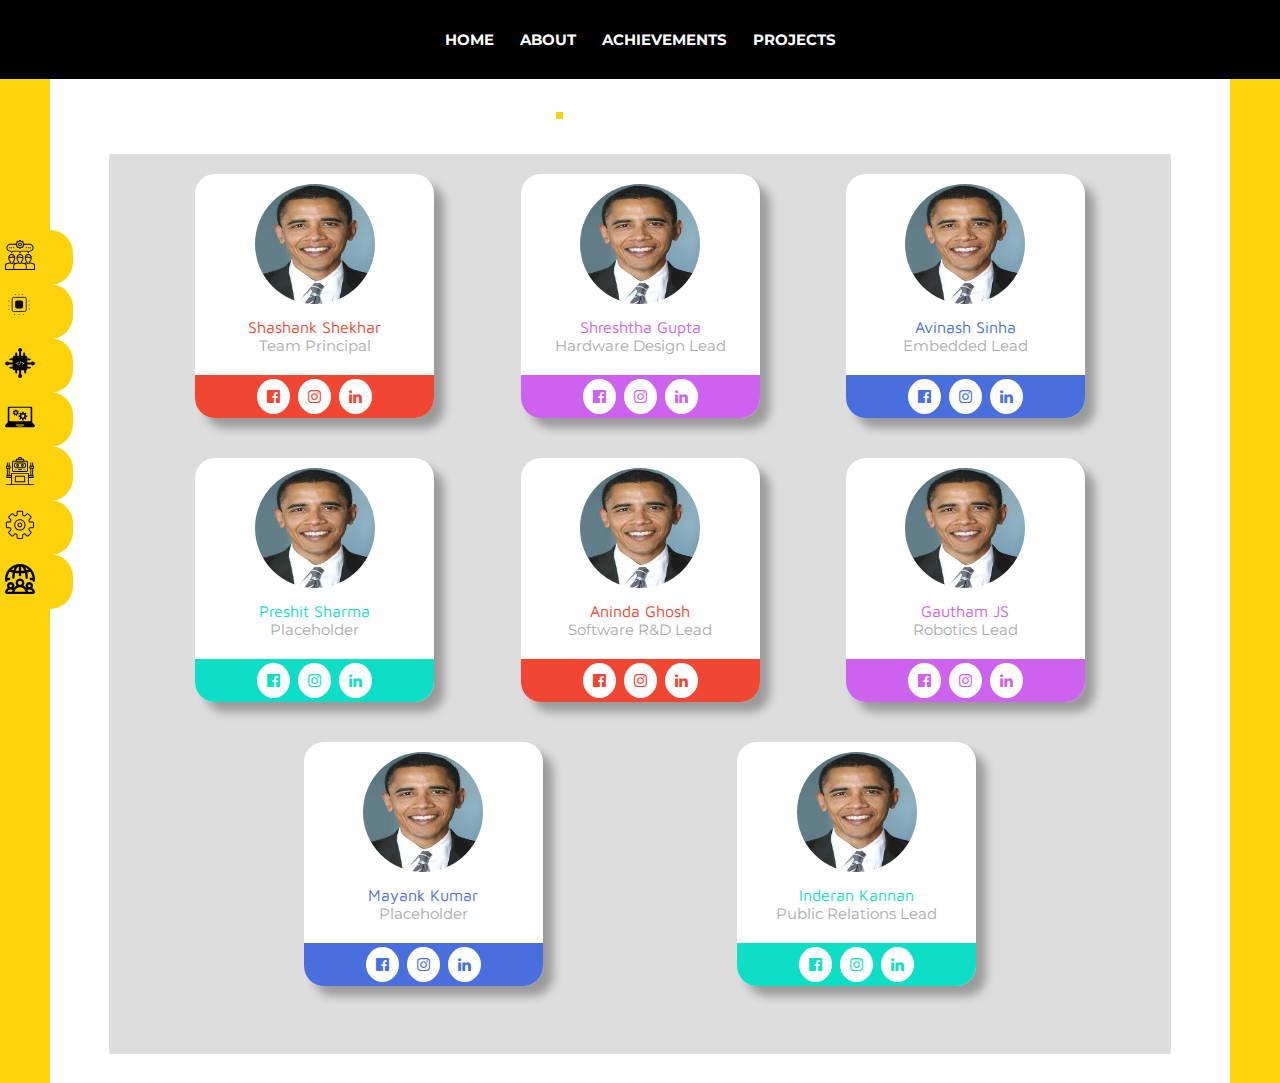
<file: team.html>
<!DOCTYPE html>
<html>
    <head>
        <meta charset="utf-8">
        <meta name="viewport" content="width=device-width,initial-scale=1.0">
        <meta http-equiv="X-UA-Compatible" content="ie-edge">
        <title>Team - Beeclust MRSL</title>
        <link rel="icon" type="image/png" href="logo.png">
        <link rel="stylesheet" type="text/css" href="team.css">
        <link href="https://fonts.googleapis.com/css?family=Montserrat&display=swap" rel="stylesheet">
        <link rel="stylesheet" href="https://cdnjs.cloudflare.com/ajax/libs/font-awesome/4.7.0/css/font-awesome.min.css">
        <link rel="stylesheet" href="https://stackpath.bootstrapcdn.com/font-awesome/4.7.0/css/font-awesome.min.css">
        <link href="https://fonts.googleapis.com/css?family=Maven+Pro:900&display=swap" rel="stylesheet">
    </head>
    <body>
       <div class="header">
           <div class="links">
               <a href="index.html">Home</a>
               <a href="index.html#about">About</a>
               <a href="index.html#achievements">Achievements</a>
               <a href="index.html#project">Projects</a>
           </div>
           <div class="hamburger_con">
                <svg class="burger-class" width="30" height="25" viewBox="0 0 30 25" fill="none" xmlns="http://www.w3.org/2000/svg">
                    <rect class="burger1" y="10" width="30" height="5" fill="white"/>
                    <rect class="burger2" width="30" height="5" fill="white"/>
                    <rect class="burger3" y="20" width="30" height="5" fill="white"/>
                </svg>        
            </div>
       </div>

       <div class="nav_links_con_reponsive">
            <a href="index.html">HOME</a>
            <a href="index.html#about">ABOUT</a>
            <a href="index.html#achievements">ACHIEVEMENTS</a>
            <a href="index.html#project">PROJECTS</a>
        </div>

       <div class="team_con">
            <div class="side">
                <div class="icons_con">

                    <!--Core Team-->
                    <div class="icon core">
                        <svg height="40" viewBox="0 0 496 496" width="40" xmlns="http://www.w3.org/2000/svg">
                            <path d="m248 104c17.648438 0 32-14.351562 32-32s-14.351562-32-32-32-32 14.351562-32 32 14.351562 32 32 32zm0-48c8.824219 0 16 7.175781 16 16s-7.175781 16-16 16-16-7.175781-16-16 7.175781-16 16-16zm0 0"/>
                            <path d="m467.496094 385.496094-51.496094-15.449219v-12.144531c14.910156-10.414063 24-27.605469 24-45.902344v-24c0-30.878906-25.121094-56-56-56s-56 25.121094-56 56v24c0 18.304688 9.089844 35.488281 24 45.902344v12.144531l-36 10.800781-36-10.800781v-12.144531c14.910156-10.414063 24-27.605469 24-45.902344v-24c0-30.878906-25.121094-56-56-56s-56 25.121094-56 56v24c0 18.304688 9.089844 35.488281 24 45.902344v12.144531l-36 10.800781-36-10.800781v-12.144531c14.910156-10.414063 24-27.605469 24-45.902344v-24c0-30.878906-25.121094-56-56-56s-56 25.121094-56 56v24c0 18.304688 9.089844 35.488281 24 45.902344v12.144531l-51.496094 15.449219c-17.046875 5.113281-28.503906 20.511718-28.503906 38.3125v72.191406h496v-72.191406c0-17.800782-11.457031-33.199219-28.503906-38.3125zm-83.496094-137.496094c19.3125 0 35.472656 13.769531 39.191406 32h-21.304687c-10.460938 0-20.941407-2.472656-30.3125-7.160156l-5.160157-2.574219-4.078124 4.078125c-3.582032 3.59375-8.566407 5.65625-13.648438 5.65625h-3.878906c3.71875-18.230469 19.878906-32 39.191406-32zm-40 64v-16h4.6875c7.496094 0 14.625-2.320312 20.585938-6.617188 10.285156 4.34375 21.453124 6.617188 32.613281 6.617188h22.113281v16c0 14.191406-7.664062 27.457031-20.007812 34.609375l-3.992188 2.3125v22.796875l-16 10.664062-16-10.664062v-22.796875l-3.992188-2.3125c-12.34375-7.152344-20.007812-20.417969-20.007812-34.609375zm-96-64c19.3125 0 35.472656 13.769531 39.191406 32h-21.304687c-10.460938 0-20.941407-2.472656-30.3125-7.160156l-5.160157-2.574219-4.078124 4.078125c-3.582032 3.59375-8.566407 5.65625-13.648438 5.65625h-3.878906c3.71875-18.230469 19.878906-32 39.191406-32zm-40 64v-16h4.6875c7.496094 0 14.625-2.320312 20.585938-6.617188 10.285156 4.34375 21.453124 6.617188 32.613281 6.617188h22.113281v16c0 14.191406-7.664062 27.457031-20.007812 34.609375l-3.992188 2.3125v22.796875l-16 10.664062-16-10.664062v-22.796875l-3.992188-2.3125c-12.34375-7.152344-20.007812-20.417969-20.007812-34.609375zm14.695312 72.742188 25.304688 16.875 25.304688-16.875 53.589843 16.074218c10.234375 3.070313 17.105469 12.3125 17.105469 22.992188v56.191406h-192v-56.191406c0-10.679688 6.871094-19.921875 17.105469-22.992188zm-110.695312-136.742188c19.3125 0 35.472656 13.769531 39.191406 32h-3.878906c-5.082031 0-10.066406-2.0625-13.65625-5.65625l-4.082031-4.078125-5.160157 2.574219c-9.359374 4.6875-19.839843 7.160156-30.300781 7.160156h-21.304687c3.71875-18.230469 19.878906-32 39.191406-32zm-40 64v-16h22.113281c11.160157 0 22.328125-2.273438 32.613281-6.617188 5.960938 4.296876 13.097657 6.617188 20.585938 6.617188h4.6875v16c0 14.191406-7.664062 27.457031-20.007812 34.609375l-3.992188 2.3125v22.796875l-16 10.664062-16-10.664062v-22.796875l-3.992188-2.3125c-12.34375-7.152344-20.007812-20.417969-20.007812-34.609375zm-56 111.808594c0-10.679688 6.871094-19.921875 17.105469-22.992188l53.589843-16.082031 25.304688 16.882813 25.304688-16.875 17.496093 5.25c-11.511719 7.160156-18.800781 19.6875-18.800781 33.816406v56.191406h-120zm464 56.191406h-120v-56.191406c0-14.128906-7.289062-26.65625-18.800781-33.816406l17.496093-5.25 25.304688 16.875 25.304688-16.875 53.589843 16.074218c10.234375 3.070313 17.105469 12.3125 17.105469 22.992188zm0 0"/>
                            <path d="m88 192c2.328125 0 4.488281 1.160156 5.785156 3.097656l18.214844 27.328125 18.214844-27.328125c1.296875-1.9375 3.457031-3.097656 5.785156-3.097656h88c2.328125 0 4.488281 1.160156 5.785156 3.097656l18.214844 27.328125 18.214844-27.328125c1.296875-1.9375 3.457031-3.097656 5.785156-3.097656h88c2.328125 0 4.488281 1.160156 5.785156 3.097656l18.214844 27.328125 18.214844-27.328125c1.296875-1.9375 3.457031-3.097656 5.785156-3.097656 35.289062 0 64-28.710938 64-64s-28.710938-64-64-64h-88v-5.769531l-10.351562-3.453125c-1.375-4.953125-3.34375-9.707032-5.886719-14.183594l4.886719-9.769531-19.472657-19.472657-9.769531 4.886719c-4.484375-2.535156-9.230469-4.503906-14.183594-5.886719l-3.453125-10.351562h-27.53125l-3.453125 10.351562c-4.953125 1.375-9.695312 3.34375-14.183594 5.886719l-9.769531-4.886719-19.472656 19.472657 4.886719 9.769531c-2.535156 4.484375-4.503906 9.230469-5.886719 14.183594l-10.359375 3.453125v5.769531h-88c-35.289062 0-64 28.710938-64 64s28.710938 64 64 64zm104-122.230469 8.03125-2.671875.914062-4.554687c1.222657-6.128907 3.613282-11.886719 7.09375-17.109375l2.578126-3.867188-3.792969-7.582031 3.160156-3.160156 7.582031 3.792969 3.867188-2.578126c5.230468-3.488281 10.992187-5.871093 17.109375-7.09375l4.554687-.914062 2.671875-8.03125h4.46875l2.671875 8.03125 4.554688.914062c6.121094 1.222657 11.878906 3.613282 17.109375 7.09375l3.867187 2.578126 7.582032-3.792969 3.160156 3.160156-3.792969 7.582031 2.578125 3.867188c3.488281 5.222656 5.871094 10.980468 7.09375 17.109375l.914062 4.554687 8.023438 2.671875v4.46875l-8.03125 2.671875-.914062 4.554688c-1.222657 6.121094-3.613282 11.878906-7.09375 17.109375l-2.578126 3.867187 3.792969 7.582032-3.160156 3.160156-7.582031-3.792969-3.867188 2.578125c-5.230468 3.488281-10.992187 5.871094-17.109375 7.09375l-4.554687.914062-2.671875 8.023438h-4.46875l-2.671875-8.03125-4.554688-.914062c-6.121094-1.222657-11.878906-3.613282-17.109375-7.09375l-3.867187-2.578126-7.582032 3.792969-3.160156-3.160156 3.792969-7.582031-2.578125-3.867188c-3.488281-5.230468-5.871094-10.992187-7.09375-17.109375l-.914062-4.554687-8.023438-2.671875zm-104 10.230469h88v5.769531l10.351562 3.453125c1.375 4.953125 3.34375 9.699219 5.886719 14.183594l-4.886719 9.769531 19.472657 19.472657 9.769531-4.886719c4.484375 2.535156 9.230469 4.503906 14.183594 5.886719l3.453125 10.351562h27.53125l3.453125-10.351562c4.953125-1.375 9.695312-3.34375 14.183594-5.886719l9.769531 4.886719 19.472656-19.472657-4.886719-9.769531c2.535156-4.484375 4.503906-9.230469 5.886719-14.183594l10.359375-3.453125v-5.769531h88c26.472656 0 48 21.527344 48 48s-21.527344 48-48 48c-7.6875 0-14.832031 3.824219-19.097656 10.214844l-4.902344 7.359375-4.902344-7.359375c-4.265625-6.390625-11.410156-10.214844-19.097656-10.214844h-88c-7.6875 0-14.832031 3.824219-19.097656 10.214844l-4.902344 7.359375-4.902344-7.359375c-4.265625-6.390625-11.410156-10.214844-19.097656-10.214844h-88c-7.6875 0-14.832031 3.824219-19.097656 10.214844l-4.902344 7.359375-4.902344-7.359375c-4.265625-6.390625-11.410156-10.214844-19.097656-10.214844-26.472656 0-48-21.527344-48-48s21.527344-48 48-48zm0 0"/>
                            <path d="m72 120h16v16h-16zm0 0"/><path d="m104 120h16v16h-16zm0 0"/><path d="m136 120h16v16h-16zm0 0"/><path d="m344 120h16v16h-16zm0 0"/><path d="m376 120h16v16h-16zm0 0"/><path d="m408 120h16v16h-16zm0 0"/>
                        </svg>
                    </div>

                    <!--Hardware Icon-->
                    <div class="icon hardware">
                        <svg width="40" height="40" viewBox="0 0 117 151" fill="none" xmlns="http://www.w3.org/2000/svg">
                            <rect x="34" y="33" width="40" height="40" rx="10" fill="black"/><rect x="19" y="17" width="71" height="71" rx="8" stroke="black" stroke-width="4"/>
                            <rect x="34" width="5" height="5" rx="2.5" fill="black"/><rect x="51" width="5" height="5" rx="2.5" fill="black"/><rect x="68" width="5" height="5" rx="2.5" fill="black"/>
                            <rect x="102" y="33" width="5" height="5" rx="2.5" fill="black"/><rect x="102" y="53" width="5" height="5" rx="2.5" fill="black"/><rect x="102" y="73" width="5" height="5" rx="2.5" fill="black"/>
                            <rect x="73" y="101" width="5" height="5" rx="2.5" fill="black"/><rect x="51" y="101" width="5" height="5" rx="2.5" fill="black"/><rect x="29" y="101" width="5" height="5" rx="2.5" fill="black"/>
                            <rect y="75" width="5" height="5" rx="2.5" fill="black"/><rect y="55" width="5" height="5" rx="2.5" fill="black"/><rect y="33" width="5" height="5" rx="2.5" fill="black"/>
                            </svg>
                    </div>

                    <!--Embedded Icon-->
                    <div class="icon embed">
                        <svg width="40" height="40" viewBox="0 0 151 153" fill="none" xmlns="http://www.w3.org/2000/svg">
                            <rect x="38" y="39" width="75" height="75" rx="10" fill="black"/>
                            <rect x="51" y="23" width="10" height="30" rx="5" fill="black"/>
                            <rect x="51" y="100" width="10" height="30" rx="5" fill="black"/>
                            <rect x="97" y="100" width="10" height="30" rx="5" fill="black"/>
                            <rect x="92" y="23" width="10" height="30" rx="5" fill="black"/>
                            <rect x="100" y="63" width="10" height="30" rx="5" transform="rotate(-90 100 63)" fill="black"/>
                            <rect x="51" y="53" width="10" height="30" rx="5" transform="rotate(90 51 53)" fill="black"/>
                            <rect x="101" y="105" width="10" height="30" rx="5" transform="rotate(-90 101 105)" fill="black"/>
                            <rect x="51" y="95" width="10" height="30" rx="5" transform="rotate(90 51 95)" fill="black"/>
                            <rect x="71" y="17" width="10" height="30" rx="5" fill="white"/>
                            <rect x="71" y="17" width="10" height="30" rx="5" fill="black"/>
                            <rect x="105" y="84" width="10" height="30" rx="5" transform="rotate(-90 105 84)" fill="black"/>
                            <rect x="40" y="74" width="10" height="30" rx="5" transform="rotate(90 40 74)" fill="black"/>
                            <rect x="81" y="137" width="10" height="30" rx="5" transform="rotate(-180 81 137)" fill="black"/>
                            <rect x="66" width="20" height="20" rx="10" fill="white"/>
                            <rect x="66" width="20" height="20" rx="10" fill="black"/>
                            <rect x="131" y="89" width="20" height="20" rx="10" transform="rotate(-90 131 89)" fill="black"/>
                            <rect x="20" y="69" width="20" height="20" rx="10" transform="rotate(90 20 69)" fill="black"/>
                            <rect x="86" y="153" width="20" height="20" rx="10" transform="rotate(-180 86 153)" fill="black"/>
                            <path d="M58.8672 78.5664L68.0371 82.2725V85.1436L56.0547 79.5918V77.4531L68.0371 71.916V74.7871L58.8672 78.5664ZM72.8564 89.8311H70.5273L79.4336 66.6719H81.748L72.8564 89.8311ZM94.2725 78.4785L84.5898 74.6846V71.9014L97.0996 77.4385V79.5771L84.5898 85.1289V82.3164L94.2725 78.4785Z" fill="white"/>
                            </svg>
                                                      
                    </div>

                    <!--Software Icon-->
                    <div class="icon software">
                        <svg version="1.1" id="Capa_1" xmlns="http://www.w3.org/2000/svg" xmlns:xlink="http://www.w3.org/1999/xlink" x="0px" y="0px" viewBox="0 0 378.308 378.308" style="enable-background:new 0 0 378.308 378.308;" xml:space="preserve">
                            <g><g><g>
                                <path style="fill:black;" d="M343.296,255.716V241.71v-84.076V73.557c0-7.693-6.297-14.006-14.023-14.006H49.048c-7.709,0-14.039,6.281-14.039,14.006v84.076v84.076v14.006L0,297.754c0,11.58,9.407,21.003,21.003,21.003h336.302c11.596,0,21.003-9.423,21.003-21.003L343.296,255.716z M217.184,311.777h-56.028c-1.934,0-3.521-1.555-3.521-3.505c0-1.95,1.587-3.505,3.521-3.505h56.028c1.934,0,3.521,1.555,3.521,3.505C220.673,310.222,219.118,311.777,217.184,311.777zM131.395,297.77l10.692-12.834h94.134l10.692,12.834H131.395z M323.563,230.937c0,6.757-5.504,12.231-12.215,12.231H66.958c-6.711,0-12.215-5.52-12.215-12.231V84.36c0-6.757,5.504-12.231,12.215-12.231h244.39c6.711,0,12.215,5.504,12.215,12.231C323.563,84.36,323.563,230.937,323.563,230.937z"/>
                                <path style="fill:black;" d="M260.444,160.108l10.692-16.053l-11.865-11.898l-16.07,10.692c-1.713-0.872-3.602-1.412-5.409-2.047l-3.825-19.115h-16.831l-3.822,19.115c-1.824,0.651-3.68,1.173-5.409,2.047l-16.07-10.692l-11.881,11.865l10.692,16.086c-0.888,1.73-1.619,3.57-2.238,5.442l-18.924,3.79v16.831l18.94,3.777c0.619,1.888,1.348,3.68,2.238,5.458l-10.709,16.037l11.898,11.898l16.07-10.725c1.697,0.904,3.586,1.428,5.409,2.047l3.822,19.147h16.831l3.822-19.147c1.808-0.619,3.664-1.143,5.409-2.047l16.053,10.725l11.898-11.898l-10.709-16.037c0.904-1.746,1.619-3.57,2.238-5.458l18.924-3.777l0.032-16.831l-18.956-3.79C262.06,163.678,261.348,161.854,260.444,160.108zM225.561,197.388c-10.851,0-19.607-8.788-19.607-19.639c0-10.819,8.788-19.591,19.607-19.591c10.819,0,19.639,8.788,19.639,19.591C245.197,188.584,236.409,197.388,225.561,197.388z"/>
                                <path style="fill:black;" d="M163.184,139.85c0.285-1.332,0.412-2.698,0.492-4.124l12.183-6.012l-3.029-11.405l-13.546,0.888c-0.761-1.189-1.619-2.316-2.507-3.33l4.331-12.834l-10.249-5.918l-8.931,10.2c-1.315-0.269-2.698-0.317-4.062-0.395l-6.093-12.28l-11.421,3.045l0.888,13.689c-1.095,0.777-2.3,1.49-3.301,2.348l-12.866-4.331l-5.902,10.249l10.184,8.947c-0.285,1.332-0.412,2.698-0.476,4.091l-12.215,6.012l3.045,11.454l13.546-0.888c0.761,1.173,1.603,2.284,2.491,3.284l-4.315,12.866l10.249,5.902l8.931-10.184c1.302,0.269,2.711,0.301,4.062,0.366l6.093,12.293l11.405-3.029l-0.872-13.689c1.079-0.777,2.268-1.474,3.301-2.348l12.85,4.298l5.918-10.232L163.184,139.85z M139.865,147.544c-7.376,1.966-14.91-2.394-16.879-9.756c-1.966-7.36,2.381-14.91,9.74-16.895c7.376-1.95,14.91,2.41,16.895,9.756C151.591,137.994,147.211,145.561,139.865,147.544z"/>
                            </g></g></g>
                        </svg>
                    </div>

                    <!--Robot Icon-->
                    <div class="icon robot">
                        <svg viewBox="0 0 64 64" xmlns="http://www.w3.org/2000/svg">
                            <g id="Robot"><path d="m18 34h28a3 3 0 0 0 3-3v-18a3 3 0 0 0 -3-3h-5v-1a3 3 0 0 0 -3-3h-2v-1a3 3 0 0 0 -3-3h-2a3 3 0 0 0 -3 3v1h-2a3 3 0 0 0 -3 3v1h-5a3 3 0 0 0 -3 3v18a3 3 0 0 0 3 3zm12-29a1 1 0 0 1 1-1h2a1 1 0 0 1 1 1v1h-4zm-5 4a1 1 0 0 1 1-1h12a1 1 0 0 1 1 1v1h-14zm-8 4a1 1 0 0 1 1-1h28a1 1 0 0 1 1 1v18a1 1 0 0 1 -1 1h-28a1 1 0 0 1 -1-1z"/>
                                <path d="m24 26h16a5.006 5.006 0 0 0 5-5v-2a5.006 5.006 0 0 0 -5-5h-16a5.006 5.006 0 0 0 -5 5v2a5.006 5.006 0 0 0 5 5zm-3-7a3 3 0 0 1 3-3h16a3 3 0 0 1 3 3v2a3 3 0 0 1 -3 3h-16a3 3 0 0 1 -3-3z"/>
                                <path d="m27 23a3 3 0 1 0 -3-3 3 3 0 0 0 3 3zm0-4a1 1 0 1 1 -1 1 1 1 0 0 1 1-1z"/><path d="m37 23a3 3 0 1 0 -3-3 3 3 0 0 0 3 3zm0-4a1 1 0 1 1 -1 1 1 1 0 0 1 1-1z"/>
                                <path d="m28 28h8v2h-8z"/><path d="m22 28h2v2h-2z"/><path d="m40 28h2v2h-2z"/>
                                <path d="m61 27a1 1 0 0 0 1-1v-4a1 1 0 0 0 -1-1h-1v-7h-2v7h-2v-7h-2v7h-1a1 1 0 0 0 -1 1v4a1 1 0 0 0 1 1h1v14h-3v-4a1 1 0 0 0 -1-1h-36a1 1 0 0 0 -1 1v4h-3v-14h1a1 1 0 0 0 1-1v-4a1 1 0 0 0 -1-1h-1v-7h-2v7h-2v-7h-2v7h-1a1 1 0 0 0 -1 1v4a1 1 0 0 0 1 1h1v14a1 1 0 0 0 -1 1v4a1 1 0 0 0 1 1h9v13h-11v2h60v-2h-11v-13h9a1 1 0 0 0 1-1v-4a1 1 0 0 0 -1-1v-14zm-7-4h6v2h-6zm-50 0h6v2h-6zm2 4h2v14h-2zm-1 18v-2h8v2zm44 15h-34v-22h34zm10-15h-8v-2h8zm-1-4h-2v-14h2z"/>
                                <path d="m42 42h-20a1 1 0 0 0 -1 1v12a1 1 0 0 0 1 1h20a1 1 0 0 0 1-1v-12a1 1 0 0 0 -1-1zm-1 12h-18v-10h18z"/>
                            </g>
                        </svg>
                    </div>

                    <!--Mechanical Icon-->
                    <div class="icon mech">
                        <svg viewBox="-24 -24 799.99998 799.99998" xmlns="http://www.w3.org/2000/svg">
                            <path d="m710.832031 285.832031h-65.253906c-5.117187.050781-9.734375-3.097656-11.554687-7.882812-2.628907-7.277344-5.617188-14.550781-8.863282-21.613281-2.089844-4.675782-1.054687-10.160157 2.597656-13.753907l46.113282-46.085937c14.644531-14.640625 14.644531-38.378906 0-53.027344l-70.726563-70.664062c-14.839843-14.160157-38.183593-14.160157-53.023437 0l-46.097656 46.089843c-3.570313 3.648438-9.03125 4.691407-13.691407 2.628907-7-3.238282-14.273437-6.25-21.597656-8.878907-4.796875-1.816406-7.949219-6.429687-7.902344-11.558593v-65.253907c0-20.707031-16.789062-37.5-37.5-37.5h-100c-20.707031 0-37.5 16.792969-37.5 37.5v65.253907c.050781 5.117187-3.097656 9.738281-7.882812 11.558593-7.339844 2.652344-14.617188 5.640625-21.613281 8.878907-4.664063 2.0625-10.121094 1.019531-13.691407-2.628907l-46.089843-46.074219c-14.832032-14.175781-38.191407-14.175781-53.03125 0l-70.726563 70.71875c-14.644531 14.636719-14.644531 38.378907 0 53.015626l46.097656 46.074218c3.648438 3.601563 4.683594 9.078125 2.601563 13.757813-3.25 7.058593-6.25 14.335937-8.859375 21.59375-1.832031 4.777343-6.441407 7.90625-11.550781 7.851562h-65.253907c-20.707031 0-37.5 16.792969-37.5 37.5v100c0 20.710938 16.792969 37.5 37.5 37.5h65.253907c5.117187-.046875 9.738281 3.101563 11.558593 7.886719 2.628907 7.277344 5.617188 14.550781 8.863281 21.613281 2.078126 4.679688 1.042969 10.15625-2.597656 13.753907l-46.113281 46.035156c-14.644531 14.644531-14.644531 38.378906 0 53.023437l70.707031 70.714844c14.84375 14.160156 38.1875 14.160156 53.027344 0l46.097656-46.085937c3.574219-3.640626 9.023438-4.683594 13.691406-2.628907 6.925782 3.214844 14.199219 6.25 21.601563 8.878907 4.796875 1.808593 7.960937 6.429687 7.910156 11.554687v65.253906c0 20.710938 16.792969 37.5 37.5 37.5h100c20.710938 0 37.5-16.789062 37.5-37.5v-65.253906c-.046875-5.125 3.105469-9.738281 7.902344-11.554687 7.402344-2.675782 14.675781-5.664063 21.597656-8.878907 4.660157-2.058593 10.121094-1.019531 13.691407 2.628907l46.085937 46.074218c14.835937 14.171875 38.195313 14.171875 53.035156 0l70.726563-70.730468c14.644531-14.640626 14.644531-38.378907 0-53.019532l-46.097656-46.074218c-3.660157-3.589844-4.6875-9.078126-2.605469-13.75 3.253906-7.066407 6.25-14.34375 8.863281-21.601563 1.839844-4.765625 6.441406-7.890625 11.546875-7.839844h65.253906c20.710938 0 37.5-16.789062 37.5-37.5v-100c0-20.707031-16.789062-37.5-37.5-37.5zm12.5 137.5c0 6.90625-5.59375 12.5-12.5 12.5h-65.253906c-15.613281 0-29.589844 9.726563-34.992187 24.390625-2.398438 6.613282-5.117188 13.21875-8.078126 19.648438-6.414062 14.175781-3.367187 30.839844 7.636719 41.839844l46.089844 46.074218c2.347656 2.34375 3.667969 5.523438 3.667969 8.84375 0 3.316406-1.320313 6.496094-3.667969 8.84375l-70.714844 70.699219c-4.941406 4.734375-12.734375 4.734375-17.675781 0l-46.097656-46.074219c-10.984375-11.03125-27.664063-14.078125-41.839844-7.636718-6.25 2.910156-12.910156 5.617187-19.648438 8.058593-14.6875 5.402344-24.449218 19.410157-24.425781 35.058594v65.253906c0 6.90625-5.59375 12.5-12.5 12.5h-100c-6.902343 0-12.5-5.59375-12.5-12.5v-65.253906c.007813-15.613281-9.71875-29.578125-24.375-34.992187-6.730469-2.507813-13.347656-5.152344-19.648437-8.0625-4.804688-2.21875-10.03125-3.359376-15.324219-3.355469-9.941406.003906-19.484375 3.957031-26.515625 10.988281l-46.113281 46.085938c-4.9375 4.726562-12.71875 4.726562-17.660157 0l-70.699218-70.769532c-2.347656-2.347656-3.667969-5.527344-3.667969-8.84375 0-3.320312 1.320313-6.5 3.667969-8.84375l46.089844-46.074218c11.011718-11 14.046874-27.664063 7.636718-41.839844-2.964844-6.429688-5.679687-13.035156-8.078125-19.664063-5.417969-14.667969-19.421875-24.398437-35.058593-24.375h-65.253907c-6.902343 0-12.5-5.59375-12.5-12.5v-100c0-6.902343 5.597657-12.5 12.5-12.5h65.253907c15.644531.03125 29.644531-9.710937 35.058593-24.386719 2.398438-6.613281 5.113281-13.21875 8.078125-19.648437 6.410156-14.175781 3.375-30.839844-7.636718-41.84375l-46.089844-46.074219c-2.347656-2.34375-3.667969-5.519531-3.667969-8.839844 0-3.316406 1.320313-6.496093 3.667969-8.84375l70.707031-70.699218c4.953125-4.722656 12.734375-4.722656 17.675781 0l46.105469 46.074218c10.976563 11.035157 27.664063 14.085938 41.835937 7.636719 6.363282-2.925781 12.976563-5.648437 19.648438-8.0625 14.671875-5.429687 24.394531-19.421875 24.363281-35.058593v-65.253907c0-6.902343 5.597657-12.5 12.5-12.5h100c6.90625 0 12.5 5.597657 12.5 12.5v65.253907c-.027343 15.644531 9.714844 29.644531 24.390625 35.058593 6.660156 2.414063 13.277344 5.136719 19.632813 8.0625 14.175781 6.429688 30.855469 3.390625 41.84375-7.636719l46.113281-46.089843c4.933594-4.714844 12.71875-4.714844 17.660156 0l70.699219 70.699219c2.347656 2.34375 3.664063 5.53125 3.664063 8.84375 0 3.320312-1.316407 6.503906-3.664063 8.847656l-46.089844 46.082031c-11.011719 11.003906-14.046875 27.667969-7.636719 41.84375 2.964844 6.429687 5.679688 13.035156 8.074219 19.660156 5.421875 14.667969 19.425781 24.402344 35.058594 24.375h65.253906c6.90625 0 12.5 5.597657 12.5 12.5zm0 0"/>
                            <path d="m373.332031 223.332031c-82.839843 0-150 67.160157-150 150 0 82.84375 67.160157 150 150 150 82.84375 0 150-67.15625 150-150-.089843-82.804687-67.191406-149.90625-150-150zm0 275c-69.035156 0-125-55.960937-125-125 0-69.035156 55.964844-125 125-125 69.039063 0 125 55.964844 125 125-.070312 69.003907-55.996093 124.929688-125 125zm0 0"/>
                            <path d="m373.332031 310.832031c-34.515625 0-62.5 27.984375-62.5 62.5 0 34.519531 27.984375 62.5 62.5 62.5 34.519531 0 62.5-27.980469 62.5-62.5-.042969-34.5-27.996093-62.453125-62.5-62.5zm0 100c-20.707031 0-37.5-16.789062-37.5-37.5 0-20.707031 16.792969-37.5 37.5-37.5 20.710938 0 37.5 16.792969 37.5 37.5 0 20.710938-16.789062 37.5-37.5 37.5zm0 0"/>
                        </svg>
                    </div>

                    <!--Public Relations Icon-->
                    <div class="icon pr">
                        <svg viewBox="0 0 512.00099 512" xmlns="http://www.w3.org/2000/svg">
                            <path d="m21.753906 305.089844c.8125 0 1.636719-.050782 2.464844-.152344 10.964844-1.347656 18.757812-11.328125 17.410156-22.289062-.269531-2.207032-.507812-4.421876-.710937-6.648438h28.085937c11.042969 0 20-8.953125 20-20s-8.957031-20-20-20h-28.066406c3.566406-38.691406 17.375-74.460938 38.691406-104.554688 16.0625 5.628907 34.109375 10.417969 53.597656 14.277344-5.847656 26.804688-9.296874 56.136719-10.058593 86.78125-.273438 11.042969 8.453125 20.214844 19.496093 20.488282.171876.003906.339844.007812.507813.007812 10.8125 0 19.714844-8.628906 19.984375-19.503906.730469-29.449219 4.113281-56.964844 9.632812-81.484375 20.238282 2.503906 41.464844 4.101562 63.210938 4.707031v33.28125c0 11.046875 8.953125 20 20 20s20-8.953125 20-20v-33.28125c22.019531-.617188 43.539062-2.25 64.039062-4.816406 5.761719 25.148437 9.136719 53.101562 9.824219 82.5625.253907 10.886718 9.15625 19.535156 19.988281 19.535156.15625 0 .316407-.003906.472657-.007812 11.042969-.257813 19.785156-9.417969 19.527343-20.460938-.722656-31.0625-4.253906-60.808594-10.289062-87.988281 19.195312-3.824219 36.976562-8.554688 52.804688-14.105469 21.320312 30.097656 35.125 65.867188 38.695312 104.5625h-33.066406c-11.042969 0-20 8.953125-20 20 0 11.042969 8.957031 20 20 20h33.085937c-.203125 2.222656-.441406 4.441406-.710937 6.648438-1.347656 10.960937 6.445312 20.941406 17.410156 22.289062.828125.101562 1.648438.152344 2.464844.152344 9.957031 0 18.578125-7.429688 19.824218-17.5625 1.277344-10.390625 1.925782-20.996094 1.925782-31.53125 0-68.378906-26.628906-132.664063-74.980469-181.015625-48.351563-48.351563-112.636719-74.980469-181.015625-74.980469s-132.667969 26.628906-181.019531 74.980469c-48.351563 48.351562-74.97656275 112.636719-74.97656275 181.015625 0 10.535156.64453175 21.140625 1.92187475 31.53125 1.25 10.136718 9.871094 17.5625 19.828125 17.5625zm86.464844-206.464844c16.847656-15.828125 36.222656-28.984375 57.449219-38.800781-2.144531 3.515625-4.230469 7.164062-6.242188 10.96875-5.816406 11.023437-10.996093 23.203125-15.496093 36.3125-12.65625-2.417969-24.617188-5.253907-35.710938-8.480469zm76.027344 14.503906c12.945312-34.4375 30.976562-58.921875 51.753906-68.566406v72.144531c-17.789062-.519531-35.136719-1.730469-51.753906-3.578125zm91.753906 3.574219v-72.117187c20.0625 9.355468 34.285156 30.992187 41.867188 45.246093 3.816406 7.171875 7.316406 14.941407 10.496093 23.222657-16.8125 1.890624-34.378906 3.121093-52.363281 3.648437zm77.179688-45.660156c-2.019532-3.796875-4.117188-7.4375-6.273438-10.949219 21 9.78125 40.175781 22.839844 56.863281 38.519531-10.90625 3.171875-22.652343 5.964844-35.074219 8.359375-4.515624-12.949218-9.699218-24.996094-15.515624-35.929687zm112.691406 337.054687c7.617187-10.414062 12.125-23.238281 12.125-37.097656 0-34.738281-28.261719-63-62.996094-63-34.738281 0-63 28.261719-63 63 0 13.824219 4.488281 26.617188 12.070312 37.019531-.316406.1875-.636718.363281-.953124.558594-6.136719-7.925781-13.160157-15.203125-20.964844-21.640625-8.75-7.214844-18.339844-13.253906-28.5-18.03125 10.824218-13 17.347656-29.707031 17.347656-47.90625 0-41.355469-33.644531-75-75-75s-75 33.644531-75 75c0 18.199219 6.523438 34.90625 17.347656 47.90625-10.160156 4.777344-19.75 10.8125-28.5 18.03125-7.808594 6.441406-14.828125 13.71875-20.972656 21.648438-.3125-.195313-.628906-.378907-.945312-.566407 7.582031-10.402343 12.070312-23.195312 12.070312-37.023437 0-34.738282-28.261719-63-62.996094-63-34.738281 0-63 28.261718-63 63 0 13.863281 4.507813 26.6875 12.125 37.101562-22.746094 13.742188-39.746094 36.523438-45.421875 63.851563-2.050781 9.871093.417969 20.007812 6.769531 27.816406 6.324219 7.769531 15.695313 12.230469 25.714844 12.230469h127.625c.132813 0 .265625-.019532.398438-.023438.242187.003906.484375.023438.726562.023438h187.488282c.375 0 .75-.023438 1.128906-.035156.210937.007812.414062.035156.628906.035156h127.625c10.015625 0 19.390625-4.460938 25.710938-12.230469 6.355468-7.808594 8.820312-17.945313 6.773437-27.816406-5.679687-27.328125-22.679687-50.109375-45.425781-63.851563zm-50.871094-60.097656c12.679688 0 23 10.316406 23 23 0 12.679688-10.320312 22.996094-23 22.996094-12.683594 0-23-10.316406-23-22.996094 0-12.683594 10.316406-23 23-23zm-194-27c0-19.300781 15.703125-35 35-35 19.300781 0 35 15.699219 35 35 0 19.296875-15.699219 35-35 35-19.296875 0-35-15.703125-35-35zm35 74.996094c44.925781 0 84.191406 31.867187 93.550781 75.832031-.058593.070313-.128906.132813-.191406.167969h-186.945313c9.292969-44.054688 48.601563-76 93.585938-76zm-158.996094-47.996094c12.679688 0 22.996094 10.316406 22.996094 23 0 12.679688-10.316406 22.996094-22.996094 22.996094-12.683594 0-23-10.316406-23-22.996094 0-12.683594 10.316406-23 23-23zm-.523437 85.996094h1.046875c11.390625 0 22.359375 3.339844 31.71875 9.511718-2.558594 6.695313-4.597656 13.601563-6.0625 20.660157-.539063 2.605469-.800782 5.226562-.824219 7.828125h-80.179687c8.230468-22.441406 29.882812-38 54.300781-38zm293.140625 38c.007812-2.691406-.25-5.398438-.804688-8.082032-.113281-.535156-.246094-1.0625-.398437-1.578124-1.425781-6.421876-3.320313-12.714844-5.65625-18.828126 9.363281-6.171874 20.339843-9.507812 31.710937-9.507812h1.046875c24.417969 0 46.070313 15.554688 54.300781 37.996094zm0 0"/>
                        </svg>
                    </div>
                </div>
            </div>
            
            <div class="team">

                <div class="domain core_team">
                    <div class="domain_con">
                        <p class="d_head">Core Team</p>

                        <div class="core_team_con">
                            <div class="core_con">
                                <div class="core_mem">
                                    <div class="core_img">
                                        <img src="member.jpg">
                                        <div class="core_info">
                                            <p  style="color:#F14631 ;">Shashank Shekhar</p>
                                            <p>Team Principal</p>
                                        </div>
                                    </div>
                                    <div class="core_social" style="background:#F14631 ;">  
                                        <ul>
                                            <li><a href="https://www.facebook.com/" target="_blank" style="color:#F14631 ;"><i class="fa fa-facebook-official" aria-hidden="true"></i></a></li>
                                            <li><a href="https://www.instagram.com/" target="_blank" style="color:#F14631 ;"><i class="fa fa-instagram" aria-hidden="true"></i></a></li>
                                            <li><a href="https://www.linkedin.com/" target="_blank" style="color:#F14631 ;"><i class="fa fa-linkedin" aria-hidden="true"></i></a></li>
                                        </ul> 
                                    </div>
                                </div>
                                <div class="core_mem">
                                    <div class="core_img">
                                        <img src="member.jpg">
                                        <div class="core_info">
                                            <p style="color:#CD62EE ;">Shreshtha Gupta</p>
                                            <p>Hardware Design Lead</p>
                                        </div>
                                    </div>
                                    <div class="core_social" style="background: #CD62EE;">
                                        <ul>
                                            <li><a href="https://www.facebook.com/" target="_blank" style="color:#CD62EE ;"><i class="fa fa-facebook-official" aria-hidden="true"></i></a></li>
                                            <li><a href="https://www.instagram.com/" target="_blank" style="color:#CD62EE ;"><i class="fa fa-instagram" aria-hidden="true"></i></a></li>
                                            <li><a href="https://www.linkedin.com/" target="_blank" style="color:#CD62EE ;"><i class="fa fa-linkedin" aria-hidden="true"></i></a></li>
                                        </ul> 
                                    </div>
                                </div>
                                <div class="core_mem">
                                    <div class="core_img">
                                        <img src="member.jpg">
                                        <div class="core_info">
                                            <p style="color:#496EDE ;">Avinash Sinha</p>
                                            <p>Embedded Lead</p>
                                        </div>
                                    </div>
                                    <div class="core_social" style="background: #496EDE;">
                                        <ul>
                                            <li><a href="https://www.facebook.com/" target="_blank" style="color:#496EDE ;""><i class="fa fa-facebook-official" aria-hidden="true"></i></a></li>
                                            <li><a href="https://www.instagram.com/" target="_blank" style="color:#496EDE ;""><i class="fa fa-instagram" aria-hidden="true"></i></a></li>
                                            <li><a href="https://www.linkedin.com/" target="_blank" style="color:#496EDE ;""><i class="fa fa-linkedin" aria-hidden="true"></i></a></li>
                                        </ul> 
                                    </div>
                                </div>
                                <div class="core_mem">
                                    <div class="core_img">
                                        <img src="member.jpg">
                                        <div class="core_info">
                                            <p style="color:#0EDEC6 ;">Preshit Sharma</p>
                                            <p>Placeholder</p>
                                        </div>
                                    </div>
                                    <div class="core_social" style="background: #0EDEC6;">
                                        <ul>
                                            <li><a href="https://www.facebook.com/" target="_blank" style="color:#0EDEC6 ;"><i class="fa fa-facebook-official" aria-hidden="true"></i></a></li>
                                            <li><a href="https://www.instagram.com/" target="_blank" style="color:#0EDEC6 ;"><i class="fa fa-instagram" aria-hidden="true"></i></a></li>
                                            <li><a href="https://www.linkedin.com/" target="_blank" style="color:#0EDEC6 ;"><i class="fa fa-linkedin" aria-hidden="true"></i></a></li>
                                        </ul> 
                                    </div>
                                </div>
                                <div class="core_mem">
                                    <div class="core_img">
                                        <img src="member.jpg">
                                        <div class="core_info">
                                            <p style="color:#F14631 ;">Aninda Ghosh</p>
                                            <p>Software R&D Lead</p>
                                        </div>
                                    </div>
                                    <div class="core_social" style="background:#F14631 ;">
                                        <ul>
                                            <li><a href="https://www.facebook.com/" target="_blank" style="color:#F14631 ;"><i class="fa fa-facebook-official" aria-hidden="true"></i></a></li>
                                            <li><a href="https://www.instagram.com/" target="_blank" style="color:#F14631 ;"><i class="fa fa-instagram" aria-hidden="true"></i></a></li>
                                            <li><a href="https://www.linkedin.com/" target="_blank" style="color:#F14631 ;"><i class="fa fa-linkedin" aria-hidden="true"></i></a></li>
                                        </ul> 
                                    </div>
                                </div>
                                <div class="core_mem">
                                    <div class="core_img">
                                        <img src="member.jpg">
                                        <div class="core_info">
                                            <p style="color:#CD62EE ;">Gautham JS</p>
                                            <p>Robotics Lead</p>
                                        </div>
                                    </div>
                                    <div class="core_social" style="background:#CD62EE ;">
                                        <ul>
                                            <li><a href="https://www.facebook.com/" target="_blank" style="color:#CD62EE ;"><i class="fa fa-facebook-official" aria-hidden="true"></i></a></li>
                                            <li><a href="https://www.instagram.com/" target="_blank" style="color:#CD62EE ;"><i class="fa fa-instagram" aria-hidden="true"></i></a></li>
                                            <li><a href="https://www.linkedin.com/" target="_blank" style="color:#CD62EE ;"><i class="fa fa-linkedin" aria-hidden="true"></i></a></li>
                                        </ul> 
                                    </div>
                                </div>
                            </div>

                            <div class="core_con core_con2">
                                <div class="core_mem">
                                    <div class="core_img">
                                        <img src="member.jpg">
                                        <div class="core_info">
                                            <p style="color:#496EDE ;">Mayank Kumar</p>
                                            <p>Placeholder</p>
                                        </div>
                                    </div>
                                    <div class="core_social" style="background:#496EDE ;">
                                        <ul>
                                            <li><a href="https://www.facebook.com/" target="_blank" style="color:#496EDE ;"><i class="fa fa-facebook-official" aria-hidden="true"></i></a></li>
                                            <li><a href="https://www.instagram.com/" target="_blank" style="color:#496EDE ;"><i class="fa fa-instagram" aria-hidden="true"></i></a></li>
                                            <li><a href="https://www.linkedin.com/" target="_blank" style="color:#496EDE ;"><i class="fa fa-linkedin" aria-hidden="true"></i></a></li>
                                        </ul> 
                                    </div>
                                </div>
                                <div class="core_mem">
                                    <div class="core_img">
                                        <img src="member.jpg">
                                        <div class="core_info">
                                            <p style="color:#0EDEC6 ;">Inderan Kannan</p>
                                            <p>Public Relations Lead</p>
                                        </div>
                                    </div>
                                    <div class="core_social" style="background:#0EDEC6 ;">
                                        <ul>
                                            <li><a href="https://www.facebook.com/" target="_blank" style="color:#0EDEC6 ;"><i class="fa fa-facebook-official" aria-hidden="true"></i></a></li>
                                            <li><a href="https://www.instagram.com/" target="_blank" style="color:#0EDEC6 ;"><i class="fa fa-instagram" aria-hidden="true"></i></a></li>
                                            <li><a href="https://www.linkedin.com/" target="_blank" style="color:#0EDEC6 ;"><i class="fa fa-linkedin" aria-hidden="true"></i></a></li>
                                        </ul> 
                                    </div>
                                </div>
                            </div>
                        
                        </div>

                    </div>
                </div>

                <div class="domain hardware_domain">
                    <div class="domain_con">
                        <p class="d_head">hardware design</p>

                        <div class="team_mem_con">

                            <div class="mem_con mem_hardware">
                                <div class="member">
                                    <div class="member_img" style="background: #F14631;"><img src="member.jpg"></div>
                                    <div class="member_info">
                                        <p style="color: #F14631;">Shreshtha</p>
                                        <p>Tech Lead</p>
                                    </div>
                                    <div class="social_links">
                                        <ul>
                                            <li style="background: #F14631;"><a href="https://www.facebook.com/" target="_blank"><i class="fa fa-facebook-official" aria-hidden="true"></i></a></li>
                                            <li style="background: #F14631;"><a href="https://www.instagram.com/" target="_blank"><i class="fa fa-instagram" aria-hidden="true"></i></a></li>
                                            <li style="background: #F14631;"><a href="https://www.linkedin.com/" target="_blank"><i class="fa fa-linkedin" aria-hidden="true"></i></a></li>
                                        </ul> 
                                    </div>
                                </div>
                                <div class="member">
                                    <div class="member_img" style="background: #CD62EE;"><img src="member.jpg"></div>
                                    <div class="member_info">
                                        <p style="color: #CD62EE;">Shashank</p>
                                        <p>Tech Lead</p>
                                    </div>
                                    <div class="social_links">
                                        <ul>
                                            <li style="background: #CD62EE;"><a href="https://www.facebook.com/" target="_blank"><i class="fa fa-facebook-official" aria-hidden="true"></i></a></li>
                                            <li style="background: #CD62EE;"><a href="https://www.instagram.com/" target="_blank"><i class="fa fa-instagram" aria-hidden="true"></i></a></li>
                                            <li style="background: #CD62EE;"><a href="https://www.linkedin.com/" target="_blank"><i class="fa fa-linkedin" aria-hidden="true"></i></a></li>
                                        </ul> 
                                    </div>
                                </div>
                                
                                <div class="member">
                                    <div class="member_img" style="background: #496EDE;"><img src="member.jpg"></div>
                                    <div class="member_info">
                                        <p style="color: #496EDE;">Hardik</p>
                                        <p>Tech Lead</p>
                                    </div>
                                    <div class="social_links">
                                        <ul>
                                            <li style="background: #496EDE;"><a href="https://www.facebook.com/" target="_blank"><i class="fa fa-facebook-official" aria-hidden="true"></i></a></li>
                                            <li style="background: #496EDE;"><a href="https://www.instagram.com/" target="_blank"><i class="fa fa-instagram" aria-hidden="true"></i></a></li>
                                            <li style="background: #496EDE;"><a href="https://www.linkedin.com/" target="_blank"><i class="fa fa-linkedin" aria-hidden="true"></i></a></li>
                                        </ul> 
                                    </div>
                                </div>
                                <div class="member">
                                    <div class="member_img" style="background: #0EDEC6;"><img src="member.jpg"></div>
                                    <div class="member_info">
                                        <p style="color: #0EDEC6">Anto</p>
                                        <p>Tech Lead</p>
                                    </div>
                                    <div class="social_links">
                                        <ul>
                                            <li style="background: #0EDEC6;"><a href="https://www.facebook.com/" target="_blank"><i class="fa fa-facebook-official" aria-hidden="true"></i></a></li>
                                            <li style="background: #0EDEC6;"><a href="https://www.instagram.com/" target="_blank"><i class="fa fa-instagram" aria-hidden="true"></i></a></li>
                                            <li style="background: #0EDEC6;"><a href="https://www.linkedin.com/" target="_blank"><i class="fa fa-linkedin" aria-hidden="true"></i></a></li>
                                        </ul> 
                                    </div>
                                </div>
                            </div>

                            <div class="mem_con mem_hardware2">
                                <div class="member">
                                    <div class="member_img" style="background: #F14631;"><img src="member.jpg"></div>
                                    <div class="member_info">
                                        <p style="color: #F14631;">Lakhan</p>
                                        <p>Tech Lead</p>
                                    </div>
                                    <div class="social_links">
                                        <ul>
                                            <li style="background: #F14631;"><a href="https://www.facebook.com/" target="_blank"><i class="fa fa-facebook-official" aria-hidden="true"></i></a></li>
                                            <li style="background: #F14631;"><a href="https://www.instagram.com/" target="_blank"><i class="fa fa-instagram" aria-hidden="true"></i></a></li>
                                            <li style="background: #F14631;"><a href="https://www.linkedin.com/" target="_blank"><i class="fa fa-linkedin" aria-hidden="true"></i></a></li>
                                        </ul> 
                                    </div>
                                </div>
                                <div class="member">
                                    <div class="member_img" style="background: #CD62EE;"><img src="member.jpg"></div>
                                    <div class="member_info">
                                        <p style="color: #CD62EE;">Nidhi</p>
                                        <p>Tech Lead</p>
                                    </div>
                                    <div class="social_links">
                                        <ul>
                                            <li style="background: #CD62EE;"><a href="https://www.facebook.com/" target="_blank"><i class="fa fa-facebook-official" aria-hidden="true"></i></a></li>
                                            <li style="background: #CD62EE;"><a href="https://www.instagram.com/" target="_blank"><i class="fa fa-instagram" aria-hidden="true"></i></a></li>
                                            <li style="background: #CD62EE;"><a href="https://www.linkedin.com/" target="_blank"><i class="fa fa-linkedin" aria-hidden="true"></i></a></li>
                                        </ul> 
                                    </div>
                                </div>
                                <div class="member">
                                    <div class="member_img" style="background: #496EDE;"><img src="member.jpg"></div>
                                    <div class="member_info">
                                        <p style="color: #496EDE;">Sidhi</p>
                                        <p>Tech Lead</p>
                                    </div>
                                    <div class="social_links">
                                        <ul>
                                            <li style="background: #496EDE;"><a href="https://www.facebook.com/" target="_blank"><i class="fa fa-facebook-official" aria-hidden="true"></i></a></li>
                                            <li style="background: #496EDE;"><a href="https://www.instagram.com/" target="_blank"><i class="fa fa-instagram" aria-hidden="true"></i></a></li>
                                            <li style="background: #496EDE;"><a href="https://www.linkedin.com/" target="_blank"><i class="fa fa-linkedin" aria-hidden="true"></i></a></li>
                                        </ul> 
                                    </div>
                                </div>
                            </div>

                        </div>
                    </div>
                </div>

                <div class="domain embed_domain">
                    <div class="domain_con">
                        <p class="d_head">Embedded Systems development</p>

                        <div class="team_mem_con">
                            <div class="mem_con mem_embed">
                                <div class="member">
                                    <div class="member_img" style="background: #F14631;"><img src="member.jpg"></div>
                                    <div class="member_info">
                                        <p style="color: #F14631;">Avinash</p>
                                        <p>Tech Lead</p>
                                    </div>
                                    <div class="social_links">
                                        <ul>
                                            <li style="background: #F14631;"><a href="https://www.facebook.com/" target="_blank"><i class="fa fa-facebook-official" aria-hidden="true"></i></a></li>
                                            <li style="background: #F14631;"><a href="https://www.instagram.com/" target="_blank"><i class="fa fa-instagram" aria-hidden="true"></i></a></li>
                                            <li style="background: #F14631;"><a href="https://www.linkedin.com/" target="_blank"><i class="fa fa-linkedin" aria-hidden="true"></i></a></li>
                                        </ul> 
                                    </div>
                                </div>
                                <div class="member">
                                    <div class="member_img" style="background: #CD62EE;"><img src="member.jpg"></div>
                                    <div class="member_info">
                                        <p style="color: #CD62EE;">Preshit</p>
                                        <p>Tech Lead</p>
                                    </div>
                                    <div class="social_links">
                                        <ul>
                                            <li style="background: #CD62EE;"><a href="https://www.facebook.com/" target="_blank"><i class="fa fa-facebook-official" aria-hidden="true"></i></a></li>
                                            <li style="background: #CD62EE;"><a href="https://www.instagram.com/" target="_blank"><i class="fa fa-instagram" aria-hidden="true"></i></a></li>
                                            <li style="background: #CD62EE;"><a href="https://www.linkedin.com/" target="_blank"><i class="fa fa-linkedin" aria-hidden="true"></i></a></li>
                                        </ul> 
                                    </div>
                                </div>
                                <div class="member">
                                    <div class="member_img" style="background: #496EDE;"><img src="member.jpg"></div>
                                    <div class="member_info">
                                        <p style="color: #496EDE;">Mayank</p>
                                        <p>Tech Lead</p>
                                    </div>
                                    <div class="social_links">
                                        <ul>
                                            <li style="background: #496EDE;"><a href="https://www.facebook.com/" target="_blank"><i class="fa fa-facebook-official" aria-hidden="true"></i></a></li>
                                            <li style="background: #496EDE;"><a href="https://www.instagram.com/" target="_blank"><i class="fa fa-instagram" aria-hidden="true"></i></a></li>
                                            <li style="background: #496EDE;"><a href="https://www.linkedin.com/" target="_blank"><i class="fa fa-linkedin" aria-hidden="true"></i></a></li>
                                        </ul> 
                                    </div>
                                </div>
                            </div>
                        </div>

                    </div>
                </div>

                <div class="domain software_domain">
                    <div class="domain_con">
                        <p class="d_head">software design and development</p>

                        <div class="team_mem_con">
                            <div class="mem_con mem_software">
                                <div class="member">
                                    <div class="member_img" style="background: #F14631;"><img src="member.jpg"></div>
                                    <div class="member_info">
                                        <p style="color: #F14631;">Aninda</p>
                                        <p>Tech Lead</p>
                                    </div>
                                    <div class="social_links">
                                        <ul>
                                            <li style="background: #F14631;"><a href="https://www.facebook.com/" target="_blank"><i class="fa fa-facebook-official" aria-hidden="true"></i></a></li>
                                            <li style="background: #F14631;"><a href="https://www.instagram.com/" target="_blank"><i class="fa fa-instagram" aria-hidden="true"></i></a></li>
                                            <li style="background: #F14631;"><a href="https://www.linkedin.com/" target="_blank"><i class="fa fa-linkedin" aria-hidden="true"></i></a></li>
                                        </ul> 
                                    </div>
                                </div>
                                <div class="member">
                                    <div class="member_img" style="background: #CD62EE;"><img src="member.jpg"></div>
                                    <div class="member_info">
                                        <p style="color: #CD62EE;">Kushagra</p>
                                        <p>Tech Lead</p>
                                    </div>
                                    <div class="social_links">
                                        <ul>
                                            <li style="background: #CD62EE;"><a href="https://www.facebook.com/" target="_blank"><i class="fa fa-facebook-official" aria-hidden="true"></i></a></li>
                                            <li style="background: #CD62EE;"><a href="https://www.instagram.com/" target="_blank"><i class="fa fa-instagram" aria-hidden="true"></i></a></li>
                                            <li style="background: #CD62EE;"><a href="https://www.linkedin.com/" target="_blank"><i class="fa fa-linkedin" aria-hidden="true"></i></a></li>
                                        </ul> 
                                    </div>
                                </div>
                                <div class="member">
                                    <div class="member_img" style="background: #496EDE;"><img src="member.jpg"></div>
                                    <div class="member_info">
                                        <p style="color: #496EDE;">Sivin</p>
                                        <p>Tech Lead</p>
                                    </div>
                                    <div class="social_links">
                                        <ul>
                                            <li style="background: #496EDE;"><a href="https://www.facebook.com/" target="_blank"><i class="fa fa-facebook-official" aria-hidden="true"></i></a></li>
                                            <li style="background: #496EDE;"><a href="https://www.instagram.com/" target="_blank"><i class="fa fa-instagram" aria-hidden="true"></i></a></li>
                                            <li style="background: #496EDE;"><a href="https://www.linkedin.com/" target="_blank"><i class="fa fa-linkedin" aria-hidden="true"></i></a></li>
                                        </ul> 
                                    </div>
                                </div>
                                <div class="member">
                                    <div class="member_img" style="background: #0EDEC6;"><img src="member.jpg"></div>
                                    <div class="member_info">
                                        <p style="color: #0EDEC6">Aakriti</p>
                                        <p>Tech Lead</p>
                                    </div>
                                    <div class="social_links">
                                        <ul>
                                            <li style="background: #0EDEC6;"><a href="https://www.facebook.com/" target="_blank"><i class="fa fa-facebook-official" aria-hidden="true"></i></a></li>
                                            <li style="background: #0EDEC6;"><a href="https://www.instagram.com/" target="_blank"><i class="fa fa-instagram" aria-hidden="true"></i></a></li>
                                            <li style="background: #0EDEC6;"><a href="https://www.linkedin.com/" target="_blank"><i class="fa fa-linkedin" aria-hidden="true"></i></a></li>
                                        </ul> 
                                    </div>
                                </div>
                                <div class="member">
                                    <div class="member_img" style="background: #F14631;"><img src="member.jpg"></div>
                                    <div class="member_info">
                                        <p style="color: #F14631;">Kusum</p>
                                        <p>Tech Lead</p>
                                    </div>
                                    <div class="social_links">
                                        <ul>
                                            <li style="background: #F14631;"><a href="https://www.facebook.com/" target="_blank"><i class="fa fa-facebook-official" aria-hidden="true"></i></a></li>
                                            <li style="background: #F14631;"><a href="https://www.instagram.com/" target="_blank"><i class="fa fa-instagram" aria-hidden="true"></i></a></li>
                                            <li style="background: #F14631;"><a href="https://www.linkedin.com/" target="_blank"><i class="fa fa-linkedin" aria-hidden="true"></i></a></li>
                                        </ul> 
                                    </div>
                                </div>
                                <div class="member">
                                    <div class="member_img" style="background: #CD62EE;"><img src="member.jpg"></div>
                                    <div class="member_info">
                                        <p style="color: #CD62EE;">Manik</p>
                                        <p>Tech Lead</p>
                                    </div>
                                    <div class="social_links">
                                        <ul>
                                            <li style="background: #CD62EE;"><a href="https://www.facebook.com/" target="_blank"><i class="fa fa-facebook-official" aria-hidden="true"></i></a></li>
                                            <li style="background: #CD62EE;"><a href="https://www.instagram.com/" target="_blank"><i class="fa fa-instagram" aria-hidden="true"></i></a></li>
                                            <li style="background: #CD62EE;"><a href="https://www.linkedin.com/" target="_blank"><i class="fa fa-linkedin" aria-hidden="true"></i></a></li>
                                        </ul> 
                                    </div>
                                </div>
                                <div class="member">
                                    <div class="member_img" style="background: #496EDE;"><img src="member.jpg"></div>
                                    <div class="member_info">
                                        <p style="color: #496EDE;">Ashish</p>
                                        <p>Tech Lead</p>
                                    </div>
                                    <div class="social_links">
                                        <ul>
                                            <li style="background: #496EDE;"><a href="https://www.facebook.com/" target="_blank"><i class="fa fa-facebook-official" aria-hidden="true"></i></a></li>
                                            <li style="background: #496EDE;"><a href="https://www.instagram.com/" target="_blank"><i class="fa fa-instagram" aria-hidden="true"></i></a></li>
                                            <li style="background: #496EDE;"><a href="https://www.linkedin.com/" target="_blank"><i class="fa fa-linkedin" aria-hidden="true"></i></a></li>
                                        </ul> 
                                    </div>
                                </div>
                                <div class="member">
                                    <div class="member_img" style="background: #0EDEC6;"><img src="member.jpg"></div>
                                    <div class="member_info">
                                        <p style="color: #0EDEC6">Avi</p>
                                        <p>Tech Lead</p>
                                    </div>
                                    <div class="social_links">
                                        <ul>
                                            <li style="background: #0EDEC6;"><a href="https://www.facebook.com/" target="_blank"><i class="fa fa-facebook-official" aria-hidden="true"></i></a></li>
                                            <li style="background: #0EDEC6;"><a href="https://www.instagram.com/" target="_blank"><i class="fa fa-instagram" aria-hidden="true"></i></a></li>
                                            <li style="background: #0EDEC6;"><a href="https://www.linkedin.com/" target="_blank"><i class="fa fa-linkedin" aria-hidden="true"></i></a></li>
                                        </ul> 
                                    </div>
                                </div>
                            </div>
                            <div class="mem_con mem_software2" >
                                <div class="member">
                                    <div class="member_img" style="background: #F14631;"><img src="member.jpg"></div>
                                    <div class="member_info">
                                        <p style="color: #F14631;">Vishal</p>
                                        <p>Tech Lead</p>
                                    </div>
                                    <div class="social_links">
                                        <ul>
                                            <li style="background: #F14631;"><a href="https://www.facebook.com/" target="_blank"><i class="fa fa-facebook-official" aria-hidden="true"></i></a></li>
                                            <li style="background: #F14631;"><a href="https://www.instagram.com/" target="_blank"><i class="fa fa-instagram" aria-hidden="true"></i></a></li>
                                            <li style="background: #F14631;"><a href="https://www.linkedin.com/" target="_blank"><i class="fa fa-linkedin" aria-hidden="true"></i></a></li>
                                        </ul> 
                                    </div>
                                </div>
                                <div class="member">
                                    <div class="member_img" style="background: #CD62EE;"><img src="member.jpg"></div>
                                    <div class="member_info">
                                        <p style="color: #CD62EE;">Aditi</p>
                                        <p>Tech Lead</p>
                                    </div>
                                    <div class="social_links">
                                        <ul>
                                            <li style="background: #CD62EE;"><a href="https://www.facebook.com/" target="_blank"><i class="fa fa-facebook-official" aria-hidden="true"></i></a></li>
                                            <li style="background: #CD62EE;"><a href="https://www.instagram.com/" target="_blank"><i class="fa fa-instagram" aria-hidden="true"></i></a></li>
                                            <li style="background: #CD62EE;"><a href="https://www.linkedin.com/" target="_blank"><i class="fa fa-linkedin" aria-hidden="true"></i></a></li>
                                        </ul> 
                                    </div>
                                </div>
                            </div>
                        </div>
                    </div>
                </div>

                <div class="domain robot_domain">
                    <div class="domain_con">
                        <p class="d_head">Robotics</p>

                        <div class="team_mem_con">
                            <div class="mem_con mem_robo">
                                <div class="member">
                                    <div class="member_img" style="background: #F14631;"><img src="member.jpg"></div>
                                    <div class="member_info">
                                        <p style="color: #F14631;">Gautham</p>
                                        <p>Tech Lead</p>
                                    </div>
                                    <div class="social_links">
                                        <ul>
                                            <li style="background: #F14631;"><a href="https://www.facebook.com/" target="_blank"><i class="fa fa-facebook-official" aria-hidden="true"></i></a></li>
                                            <li style="background: #F14631;"><a href="https://www.instagram.com/" target="_blank"><i class="fa fa-instagram" aria-hidden="true"></i></a></li>
                                            <li style="background: #F14631;"><a href="https://www.linkedin.com/" target="_blank"><i class="fa fa-linkedin" aria-hidden="true"></i></a></li>
                                        </ul> 
                                    </div>
                                </div>
                                <div class="member">
                                    <div class="member_img" style="background: #CD62EE;"><img src="member.jpg"></div>
                                    <div class="member_info">
                                        <p style="color: #CD62EE;">Shreyas</p>
                                        <p>Tech Lead</p>
                                    </div>
                                    <div class="social_links">
                                        <ul>
                                            <li style="background: #CD62EE;"><a href="https://www.facebook.com/" target="_blank"><i class="fa fa-facebook-official" aria-hidden="true"></i></a></li>
                                            <li style="background: #CD62EE;"><a href="https://www.instagram.com/" target="_blank"><i class="fa fa-instagram" aria-hidden="true"></i></a></li>
                                            <li style="background: #CD62EE;"><a href="https://www.linkedin.com/" target="_blank"><i class="fa fa-linkedin" aria-hidden="true"></i></a></li>
                                        </ul> 
                                    </div>
                                </div>
                            </div>
                        </div>

                    </div>
                </div>

                <div class="domain mech_domain">
                    <div class="domain_con">
                        <p class="d_head">Mechanical</p>

                        <div class="team_mem_con">
                            <div class="mem_con mem_mech">
                                <div class="member">
                                    <div class="member_img" style="background: #F14631;"><img src="member.jpg"></div>
                                    <div class="member_info">
                                        <p style="color: #F14631;">Sudhanv</p>
                                        <p>Tech Lead</p>
                                    </div>
                                    <div class="social_links">
                                        <ul>
                                            <li style="background: #F14631;"><a href="https://www.facebook.com/" target="_blank"><i class="fa fa-facebook-official" aria-hidden="true"></i></a></li>
                                            <li style="background: #F14631;"><a href="https://www.instagram.com/" target="_blank"><i class="fa fa-instagram" aria-hidden="true"></i></a></li>
                                            <li style="background: #F14631;"><a href="https://www.linkedin.com/" target="_blank"><i class="fa fa-linkedin" aria-hidden="true"></i></a></li>
                                        </ul> 
                                    </div>
                                </div>
                                <div class="member">
                                    <div class="member_img" style="background: #CD62EE;"><img src="member.jpg"></div>
                                    <div class="member_info">
                                        <p style="color: #CD62EE;">Panshul</p>
                                        <p>Tech Lead</p>
                                    </div>
                                    <div class="social_links">
                                        <ul>
                                            <li style="background: #CD62EE;"><a href="https://www.facebook.com/" target="_blank"><i class="fa fa-facebook-official" aria-hidden="true"></i></a></li>
                                            <li style="background: #CD62EE;"><a href="https://www.instagram.com/" target="_blank"><i class="fa fa-instagram" aria-hidden="true"></i></a></li>
                                            <li style="background: #CD62EE;"><a href="https://www.linkedin.com/" target="_blank"><i class="fa fa-linkedin" aria-hidden="true"></i></a></li>
                                        </ul> 
                                    </div>
                                </div>
                            </div>
                        </div>

                    </div>
                </div>

                <div class="domain pr_domain">
                    <div class="domain_con">
                        <p class="d_head">Public Relations</p>

                        <div class="team_mem_con">

                            <div class="mem_con mem_pr">
                                <div class="member">
                                    <div class="member_img" style="background: #F14631;"><img src="member.jpg"></div>
                                    <div class="member_info">
                                        <p style="color: #F14631;">Inderan</p>
                                        <p>Tech Lead</p>
                                    </div>
                                    <div class="social_links">
                                        <ul>
                                            <li style="background: #F14631;"><a href="https://www.facebook.com/" target="_blank"><i class="fa fa-facebook-official" aria-hidden="true"></i></a></li>
                                            <li style="background: #F14631;"><a href="https://www.instagram.com/" target="_blank"><i class="fa fa-instagram" aria-hidden="true"></i></a></li>
                                            <li style="background: #F14631;"><a href="https://www.linkedin.com/" target="_blank"><i class="fa fa-linkedin" aria-hidden="true"></i></a></li>
                                        </ul> 
                                    </div>
                                </div>
                                <div class="member">
                                    <div class="member_img" style="background: #CD62EE;"><img src="member.jpg"></div>
                                    <div class="member_info">
                                        <p style="color: #CD62EE;">Atul</p>
                                        <p>Tech Lead</p>
                                    </div>
                                    <div class="social_links">
                                        <ul>
                                            <li style="background: #CD62EE;"><a href="https://www.facebook.com/" target="_blank"><i class="fa fa-facebook-official" aria-hidden="true"></i></a></li>
                                            <li style="background: #CD62EE;"><a href="https://www.instagram.com/" target="_blank"><i class="fa fa-instagram" aria-hidden="true"></i></a></li>
                                            <li style="background: #CD62EE;"><a href="https://www.linkedin.com/" target="_blank"><i class="fa fa-linkedin" aria-hidden="true"></i></a></li>
                                        </ul> 
                                    </div>
                                </div>
                                <div class="member">
                                    <div class="member_img" style="background: #496EDE;"><img src="member.jpg"></div>
                                    <div class="member_info">
                                        <p style="color: #496EDE;">Sukriti</p>
                                        <p>Tech Lead</p>
                                    </div>
                                    <div class="social_links">
                                        <ul>
                                            <li style="background: #496EDE;"><a href="https://www.facebook.com/" target="_blank"><i class="fa fa-facebook-official" aria-hidden="true"></i></a></li>
                                            <li style="background: #496EDE;"><a href="https://www.instagram.com/" target="_blank"><i class="fa fa-instagram" aria-hidden="true"></i></a></li>
                                            <li style="background: #496EDE;"><a href="https://www.linkedin.com/" target="_blank"><i class="fa fa-linkedin" aria-hidden="true"></i></a></li>
                                        </ul> 
                                    </div>
                                </div>
                                <div class="member">
                                    <div class="member_img" style="background: #0EDEC6;"><img src="member.jpg"></div>
                                    <div class="member_info">
                                        <p style="color: #0EDEC6">Neha</p>
                                        <p>Tech Lead</p>
                                    </div>
                                    <div class="social_links">
                                        <ul>
                                            <li style="background: #0EDEC6;"><a href="https://www.facebook.com/" target="_blank"><i class="fa fa-facebook-official" aria-hidden="true"></i></a></li>
                                            <li style="background: #0EDEC6;"><a href="https://www.instagram.com/" target="_blank"><i class="fa fa-instagram" aria-hidden="true"></i></a></li>
                                            <li style="background: #0EDEC6;"><a href="https://www.linkedin.com/" target="_blank"><i class="fa fa-linkedin" aria-hidden="true"></i></a></li>
                                        </ul> 
                                    </div>
                                </div>
                            </div>
                            
                            <div class="mem_con mem_pr2">
                                <div class="member">
                                    <div class="member_img" style="background: #F14631;"><img src="member.jpg"></div>
                                    <div class="member_info">
                                        <p style="color: #F14631;">Harini</p>
                                        <p>Tech Lead</p>
                                    </div>
                                    <div class="social_links">
                                        <ul>
                                            <li style="background: #F14631;"><a href="https://www.facebook.com/" target="_blank"><i class="fa fa-facebook-official" aria-hidden="true"></i></a></li>
                                            <li style="background: #F14631;"><a href="https://www.instagram.com/" target="_blank"><i class="fa fa-instagram" aria-hidden="true"></i></a></li>
                                            <li style="background: #F14631;"><a href="https://www.linkedin.com/" target="_blank"><i class="fa fa-linkedin" aria-hidden="true"></i></a></li>
                                        </ul> 
                                    </div>
                                </div>
                            </div>

                        </div>

                    </div>
                </div>
            </div>

            <div class="side"></div>
       </div>

      <script src="team_java.js"></script>
    </body>
</html>
</file>
<file: include/team.css>
*{
    margin: 0;
    padding: 0;
}
html{
    scroll-behavior:smooth;
}
body{
    box-sizing:border-box;
    font-family: 'Montserrat', sans-serif;
    overflow-x: hidden;
}

a{
    text-decoration: none;
}
.header{
    width: 100%;
    background: black;
    text-align: center;
}
.links{
    padding: 30px;
}
.links a{
    padding: 5px 6px;
    margin: 0 5px;
    color:white;
    position: relative;
    text-transform: uppercase;
    font-weight: bolder;
    font-size: 15px;
    transition: 0.5s all ease;
}
.links a:hover{
    color: #FCD30B;
}
.links a::before{
    content: "";
    position: absolute;
    width:0%;
    height: 1px;
    background: #FCD30B;
    top:0;
    left: 0;
    transition: 0.5s all ease;
}
.links a::after{
    content: "";
    position: absolute;
    width:0%;
    height: 1.5px;
    background: #FCD30B;
    bottom:0;
    right: 0;
    transition: 0.5s all ease;
}
.links a:hover::before,.links a:hover::after{
    width:100%;
}
.team_con{
    display: flex;
    width: 100%;
    min-height: 100vh;
}
.footer{
    width: 100%;
    background: black;
    height: 50px;
    position: relative;
    z-index: 10;
}
.team{
    flex:1;
    width: 100%;
}
.side{
    width: 50px;
    background: #fcd30b;
    position: relative;
}
.icons_con{
    position: fixed;
    top:25%;
    height: 100%;
    width:50px;
    background: #fcd30b;    
}
.icon{
    padding: 5px ;
    position: relative;
    cursor: pointer;
    margin: 10px 0;
}

.icon::before{
    content: "";
    position: absolute;
    width: 5%;
    height: 80%;
    top: -5px;
    left: 100%;
    padding: 10px;
    background: #fcd30b;
    border-bottom-right-radius: 100px;
    border-top-right-radius: 100px;
    transition: 0.5s all ease;
    color: white;
}
.icon:hover::before{
    width:260%;
    border-bottom-right-radius: 10px;
    border-top-right-radius: 10px;
    color: black;
}
.core:hover::before{
    content: "Core Team";
}

.hardware:hover::before{
    content: "Hardware Design";
}
.software:hover::before{
    content: "Software Development";
}
.embed:hover::before{
    content: "Embedded System";
}
.robot:hover::before{
    content: "Robotics";
}
.mech:hover::before{
    content: "Mechanical";
}
.pr:hover::before{
    content: "Public  -  Relations";
}
.domain{
    width: 100%;
    min-height:100vh;
}
.icon svg{
    width:30px;
    height:30px;
}

.domain_con{
    width: 90%;
    margin: 10px auto;
    height: 100%;
    text-align: center;
}
.d_head{
    display: inline;
    padding: 5px;
    font-family: 'Maven Pro', sans-serif;
    font-size: 30px;
    text-transform: uppercase;
    padding-right: 0px;
    position: relative;
}
.d_head::before{
    content: '';
    position: absolute;
    top:0;
    right: 0;
    width: 100%;
    height: 100%;
    background: white;
    animation: text-reveal 1s ease forwards 0.5s;
}

@keyframes text-reveal{
    0%{
        width: 100%;
    }
    100%{
        width: 0;
    }
}

.d_head::after{
    content: '';
    position: absolute;
    bottom: 10px;
    left: 0;
    width:7px;
    height:7px;
    background: #FCD30B;
    z-index: 10000;
    animation: cursor 2s ease forwards;
}
@keyframes cursor{
    0%{
        height: 7px;
    }
    25%{
        height: 23px;
        left: 0;
    }
    66%{
        height: 23px;
        left: 101%;
    }
    100%{
        height: 7px;
        left: 101%;
    }
}
.team_mem_con,.core_team_con{
    width: 100%;
    height: 100%;
    margin: 20px 0;
    padding: 20px;
}
.mem_con,.core_con,.core_con2,.mem_con1,.mem_con2{
    display: grid;
    width: 100%;
    height: 100%;
    justify-content: space-around;
    text-align: center;
}
.core_mem{
    margin: 30px 0;
    width: 100%;
    position: relative;
    border-radius:30px;
    height: 398px;
    box-shadow: 0px 5px 15px rgba(0,0,0,0.7);
}
.info_core_mem{
    width:100%;
    background-image: linear-gradient(rgba(0,0,0,.3), rgba(0,0,0,0.9));
    position: absolute;
    bottom: -3px;
    left: 0;
    border-radius:30px;
}

.core_name{
    margin-top: 5px;
    font-size: 20px;
    color: #e4cd37;
    font-weight: bolder;
}
.core_con,.mem_con{
    grid-template-columns: repeat(3,auto);
}
.core_con2,.mem_con2{
    grid-template-columns: repeat(2,auto);
}
.core_img img{
    width: 300px;
    height: 400px;
    border-radius: 30px;
}
.social_link a{
    font-size: 22px;
}
.social_link li{
    list-style: none;
    margin: 4px 2px;
    display: inline-block;
    padding: 8px 15px;
    border-radius: 50%;
}
.fa-linkedin{
    color: #0e76a8;
}
.fa-facebook{
    color: #3b5998;
}
.fa-instagram{
    color: radial-gradient(circle at 30% 107%, #fdf497 0%, #fdf497 5%, #fd5949 45%,#d6249f 60%,#285AEB 90%);
}
.hamburger_con{
    text-align: right;
    padding: 20px;
    display: none;
}
.hamburger_con svg{
    cursor: pointer;
}

.nav_links_con_reponsive{
    text-align: center;
    background: black;
    z-index: 100;
    position: relative;  
}
.nav_links_con_reponsive a{
    display: block;
    padding: 10px;
    color: white;
}

@media only screen and (max-width: 1200px){
    .mem_con,.core_con{
        grid-template-columns: repeat(2,auto);
    }
}
@media only screen and (max-width: 840px){
    .mem_con,.core_con,.mem_con2,.core_con2{
        grid-template-columns: repeat(1,auto);
    }
}

@media only screen and (max-width: 900px){
    .mem_hardware,.mem_hardware2,.mem_embed,.mem_software,{
        grid-template-columns: repeat(2,auto);
    }
    .domain_con{
        width: 100%;
    }
}

@media only screen and (max-width: 768px){
    .embed_domain .d_head , .software_domain .d_head{
        font-size: 20px;
    }
    .hamburger_con{
        display: block;
    }
    .header{
        height: 70px;
    }
    .links{
        display: none;
    }
}

@media only screen and (max-width: 660px){
    .icon::before{
        width: 0;
        height: 0;
        padding: 0;
        content: '';
    }
    .icon:hover::before{
        content: '';
    }
    .coew_team_con{
        margin-right: 40px;
    }
    .team_mem_con,.core_team_con{
        padding: 0px;
    }
}

@media only screen and (max-width: 520px){
    .mem_hardware,.mem_pr,.mem_hardware2,.mem_embed,.mem_software,.mem_software2,.mem_robo,.mem_mech{
        grid-template-columns: repeat(1,auto);
    }
    .mem_con{
        margin-left: 0;
    }
    .d_head{
        font-size: 15px;
    }
    .embed_domain .d_head , .software_domain .d_head{
        font-size: 15px;
    }
    .d_head::after{
        bottom: 7px;
        width:5px;
        height:5px;
    }
    @keyframes cursor{
        0%{
            height: 5px;
        }
        25%{
            height: 15px;
            left: 0;
        }
        66%{
            height: 15px;
            left: 101%;
        }
        100%{
            height: 5px;
            left: 101%;
        }
    }
}

@media only screen and (max-width: 450px){
    .core_img img{
        width: 250px;
        height: 350px;
    }
    .core_mem{
        height: 348px;
    }
}

@media only screen and (max-width: 420px){
    .embed_domain .d_head , .software_domain .d_head{
        font-size: 11px;
    }
    .side,.icons_con{
        width: 40px;
    }
}

@media only screen and (max-height: 570px){
    .icons_con{
        top: 20%;
    }
    .icon{
        padding: 5px;
    }
}
@media only screen and (max-width: 355px){
    .core_img img{
        width: 200px;
        height: 300px;
    }
    .core_mem{
        height: 298px;
    }
}
</file>
<file: team.css>
*{
    margin: 0;
    padding: 0;
}
html{
    scroll-behavior:smooth;
}
body{
    box-sizing:border-box;
    font-family: 'Montserrat', sans-serif;
    overflow-x: hidden;
}
a{
    text-decoration: none;
}
.header{
    width: 100%;
    background: black;
    text-align: center;
}
.links{
    padding: 30px;
}
.links a{
    padding: 5px 6px;
    margin: 0 5px;
    color:white;
    position: relative;
    text-transform: uppercase;
    font-weight: bolder;
    font-size: 15px;
    transition: 0.5s all ease;
}
.links a:hover{
    color: #FCD30B;
}
.links a::before{
    content: "";
    position: absolute;
    width:0%;
    height: 1px;
    background: #FCD30B;
    top:0;
    left: 0;
    transition: 0.5s all ease;
}
.links a::after{
    content: "";
    position: absolute;
    width:0%;
    height: 1.5px;
    background: #FCD30B;
    bottom:0;
    right: 0;
    transition: 0.5s all ease;
}
.links a:hover::before,.links a:hover::after{
    width:100%;
}
.team_con{
    display: flex;
    width: 100%;
    min-height: 100vh;
}
.footer{
    width: 100%;
    background: black;
    height: 50px;
    position: relative;
    z-index: 10;
}
.team{
    flex:1;
    width: 100%;
}
.side{
    width: 50px;
    background: #fcd30b;
    position: relative;
}
.icons_con{
    position: fixed;
    top:25%;
    height: 100%;
    width:50px;
    background: #fcd30b;    
}
.icon{
    padding: 5px ;
    position: relative;
    cursor: pointer;
    margin: 10px 0;
}

.icon::before{
    content: "";
    position: absolute;
    width: 5%;
    height: 80%;
    top: -5px;
    left: 100%;
    padding: 10px;
    background: #fcd30b;
    border-bottom-right-radius: 100px;
    border-top-right-radius: 100px;
    transition: 0.5s all ease;
    color: white;
}
.icon:hover::before{
    width:260%;
    border-bottom-right-radius: 10px;
    border-top-right-radius: 10px;
    color: black;
}
.core:hover::before{
    content: "Core Team";
}

.hardware:hover::before{
    content: "Hardware Design";
}
.software:hover::before{
    content: "Software Development";
}
.embed:hover::before{
    content: "Embedded System";
}
.robot:hover::before{
    content: "Robotics";
}
.mech:hover::before{
    content: "Mechanical";
}
.pr:hover::before{
    content: "Public  -  Relations";
}
.domain{
    width: 100%;
    min-height:100vh;
}
.icon svg{
    width:30px;
    height:30px;
}

.domain_con{
    width: 90%;
    margin: 10px auto;
    height: 100%;
    text-align: center;
}
.d_head{
    display: inline;
    padding: 5px;
    font-family: 'Maven Pro', sans-serif;
    font-size: 30px;
    text-transform: uppercase;
    padding-right: 0px;
    position: relative;
}
.d_head::before{
    content: '';
    position: absolute;
    top:0;
    right: 0;
    width: 100%;
    height: 100%;
    background: white;
    animation: text-reveal 1s ease forwards 0.5s;
}

@keyframes text-reveal{
    0%{
        width: 100%;
    }
    100%{
        width: 0;
    }
}

.d_head::after{
    content: '';
    position: absolute;
    bottom: 10px;
    left: 0;
    width:7px;
    height:7px;
    background: #FCD30B;
    z-index: 10000;
    animation: cursor 2s ease forwards;
}
@keyframes cursor{
    0%{
        height: 7px;
    }
    25%{
        height: 23px;
        left: 0;
    }
    66%{
        height: 23px;
        left: 101%;
    }
    100%{
        height: 7px;
        left: 101%;
    }
}
.team_mem_con,.core_mem_con{
    width: 100%;
    height: 100%;
    background: #ddd;
    margin: 20px 0;
    padding: 20px;
}
.mem_con{
    display: grid;
    width: 90%;
    margin: 0px auto;
    height: 100%;
    justify-content: space-around;
    text-align: center;
}

.member{
    flex: 1;
    display: flex;
    text-align: center;
    justify-content: center;
    align-items: center;
    flex-direction: column;
    margin: 30px 3px;
}
.member_img{
    width: 140px;
    height: 140px;
    background: black;
    border-radius: 50%;
    display: flex;
    justify-content: center;
    align-items: center;
    margin: 10px;
}
.link{
    padding: 5px;
}
li{
    list-style: none;
    margin: 4px 2px;
    display: inline-block;
    padding: 8px 10px;
    border-radius: 50%;
    font-size: 15px;
    color: white;
}
.social_links a{
    color: white;
}
.member_img img{
    width:100px;
    height: 100px;
    border-radius: 50%;
    transition: 0.3s filter ease;
    border:3px white solid;
    pointer-events: none;
}
.member_info p:nth-child(1){
    font-weight: bolder;
    font-family: 'Maven Pro', sans-serif;
}
.member_info p:nth-child(2){
    font-size: 13px;
}

.mem_hardware,.mem_software{
    grid-template-columns: repeat(4,auto);
}
.mem_hardware2,.mem_embed{
    grid-template-columns: repeat(3,auto);
}
.mem_software2,.mem_robo,.mem_mech,.mem_pr{
    grid-template-columns: repeat(2,auto);
}

.core_img img{
    height: 120px;
    width: 120px;
    border-radius: 50%;
    pointer-events: none;
}
.core_mem{
    background: white;
    padding:10px 30px;
    padding-bottom: 0;
    border-radius: 20px;
    display: flex;
    flex-direction: column;
    justify-content: center;
    align-items: center;
    text-align: center;
    box-shadow: 10px 10px 10px rgba(0,0,0,0.3);
    margin: 20px 0;
}
.core_con{
    display: grid;
    grid-template-columns: repeat(3,auto);
    justify-content: space-evenly;
}
.core_con2{
    grid-template-columns: repeat(2,auto);
}
.core_info{
    margin: 10px 0;
}
.core_info p:nth-child(1){
    font-family: 'Maven Pro', sans-serif;
}
.core_info p:nth-child(2){
    font-size: 15px;
    color:#aaa;
}
.core_social{
    width: 100%;
    padding: 0 30px;
    margin-top: 10px;
    border-bottom-left-radius: 20px;
    border-bottom-right-radius: 20px;
}
li{
    background: white;
}
.core_team_con{
    background: #ddd;
    min-height: 100vh;
    margin-top: 30px;
}
.hamburger_con{
    text-align: right;
    padding: 20px;
    display: none;
}
.hamburger_con svg{
    cursor: pointer;
}

.nav_links_con_reponsive{
    text-align: center;
    background: black;
    z-index: 100;
    position: relative;  
}
.nav_links_con_reponsive a{
    display: block;
    padding: 10px;
    color: white;
}

@media only screen and (max-width: 900px){
    .mem_hardware,.mem_hardware2,.mem_embed,.mem_software,.core_con{
        grid-template-columns: repeat(2,auto);
    }
    .domain_con{
        width: 100%;
    }
}

@media only screen and (max-width: 768px){
    .embed_domain .d_head , .software_domain .d_head{
        font-size: 20px;
    }
    .hamburger_con{
        display: block;
    }
    .header{
        height: 70px;
    }
    .links{
        display: none;
    }
}

@media only screen and (max-width: 660px){
    .core_con{
        grid-template-columns: repeat(1,auto);
    }
    .icon::before{
        width: 0;
        height: 0;
        padding: 0;
        content: '';
    }
    .icon:hover::before{
        content: '';
    }
}

@media only screen and (max-width: 520px){
    .mem_hardware,.mem_pr,.mem_hardware2,.mem_embed,.mem_software,.mem_software2,.mem_robo,.mem_mech{
        grid-template-columns: repeat(1,auto);
    }
    .mem_con{
        margin-left: 0;
    }
    .d_head{
        font-size: 15px;
    }
    .embed_domain .d_head , .software_domain .d_head{
        font-size: 15px;
    }
    .d_head::after{
        bottom: 7px;
        width:5px;
        height:5px;
    }
    @keyframes cursor{
        0%{
            height: 5px;
        }
        25%{
            height: 15px;
            left: 0;
        }
        66%{
            height: 15px;
            left: 101%;
        }
        100%{
            height: 5px;
            left: 101%;
        }
    }
}

@media only screen and (max-width: 420px){
    .embed_domain .d_head , .software_domain .d_head{
        font-size: 11px;
    }
    .side,.icons_con{
        width: 40px;
    }
    .core_mem{
        padding:10px;
    }
    .core_social{
        padding:0 10px;
        position: relative;
        top:10px;
    }
    .core_img img{
        width: 100px;
        height: 100px;
    }
}

@media only screen and (max-height: 570px){
    .icons_con{
        top: 20%;
    }
    .icon{
        padding: 5px;
    }
}
</file>
